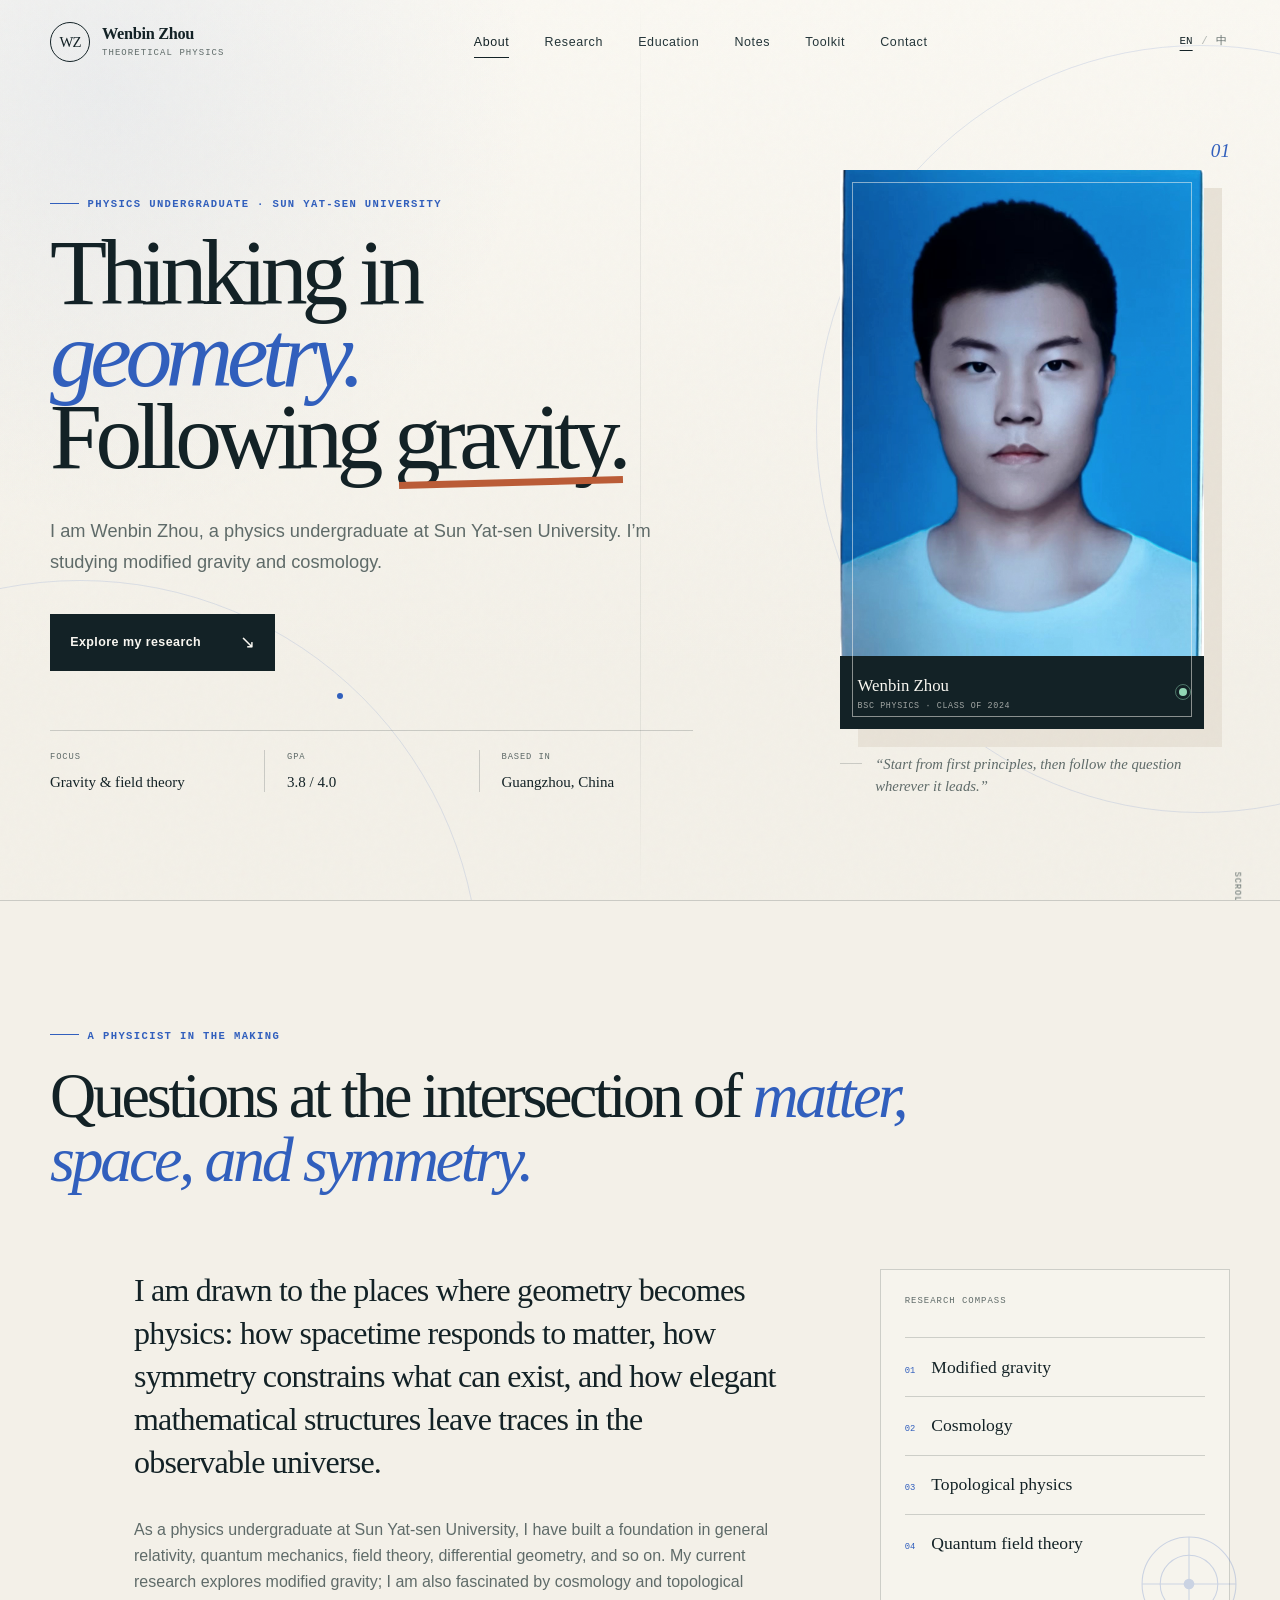
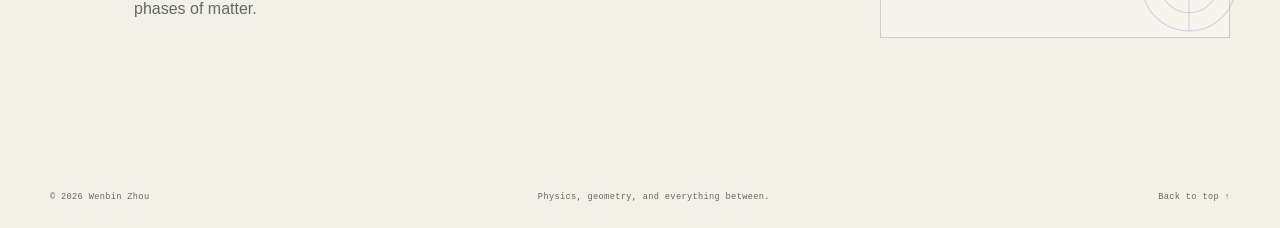
<file: index.html>
<!doctype html>
<html lang="en">
  <head>
    <meta charset="utf-8" />
    <meta name="viewport" content="width=device-width, initial-scale=1" />
    <title>Wenbin Zhou | Theoretical Physics</title>
    <meta
      name="description"
      content="Wenbin Zhou is a physics undergraduate at Sun Yat-sen University working on gravity, cosmology, topological physics, and quantum field theory."
    />
    <meta name="author" content="Wenbin Zhou" />
    <meta name="theme-color" content="#f3f0e8" />
    <meta name="site-version" content="20261117-gr-formalism-1" />
    <meta name="robots" content="index, follow" />
    <link rel="canonical" href="https://wbzhouphysics.com/" />
    <link rel="alternate" hreflang="en" href="https://wbzhouphysics.com/" />
    <link rel="alternate" hreflang="zh-CN" href="https://wbzhouphysics.com/?lang=zh" />
    <link rel="alternate" hreflang="x-default" href="https://wbzhouphysics.com/" />
    <link rel="icon" href="assets/favicon.svg" type="image/svg+xml" />
    <link rel="stylesheet" href="styles.css?v=20261117-gr-formalism-1" />

    <meta property="og:type" content="profile" />
    <meta property="og:title" content="Wenbin Zhou | Theoretical Physics" />
    <meta
      property="og:description"
      content="Physics undergraduate at Sun Yat-sen University exploring gravity, geometry, and the quantum world."
    />
    <meta property="og:url" content="https://wbzhouphysics.com/" />
    <meta property="og:image" content="https://wbzhouphysics.com/assets/wenbin-zhou.jpg" />
    <meta name="twitter:card" content="summary_large_image" />

    <script type="application/ld+json">
      {
        "@context": "https://schema.org",
        "@type": "Person",
        "name": "Wenbin Zhou",
        "alternateName": "周文斌",
        "url": "https://wbzhouphysics.com/",
        "image": "https://wbzhouphysics.com/assets/wenbin-zhou.jpg",
        "email": "mailto:zhouwb27@mail2.sysu.edu.cn",
        "jobTitle": "Physics Undergraduate",
        "affiliation": {
          "@type": "CollegeOrUniversity",
          "name": "Sun Yat-sen University",
          "department": "School of Physics"
        },
        "knowsAbout": [
          "Theoretical physics",
          "Modified gravity",
          "Cosmology",
          "Topological physics",
          "Quantum field theory"
        ]
      }
    </script>
  </head>

  <body>
    <a class="skip-link" href="#main" data-i18n="a11y.skip">Skip to content</a>

    <header class="site-header" id="site-header">
      <div class="nav-shell">
        <a class="brand" href="#about" aria-label="Wenbin Zhou — home" data-module-link="about">
          <span class="brand-mark" aria-hidden="true">WZ</span>
          <span class="brand-copy">
            <strong data-i18n="brand.name">Wenbin Zhou</strong>
            <span data-i18n="brand.field">Theoretical Physics</span>
          </span>
        </a>

        <nav class="primary-nav" id="primary-nav" aria-label="Primary navigation" data-i18n-aria-label="a11y.nav">
          <a href="#about" data-module-link="about" data-i18n="nav.about">About</a>
          <a href="#research" data-module-link="research" data-i18n="nav.research">Research</a>
          <a href="#education" data-module-link="education" data-i18n="nav.education">Education</a>
          <a href="#notes" data-module-link="notes" data-i18n="nav.notes">Notes</a>
          <a href="#skills" data-module-link="skills" data-i18n="nav.toolkit">Toolkit</a>
          <a href="#contact" data-module-link="contact" data-i18n="nav.contact">Contact</a>
        </nav>

        <div class="nav-actions">
          <div class="language-switch" role="group" aria-label="Language" data-i18n-aria-label="a11y.language">
            <button class="language-button is-active" type="button" data-language="en" aria-pressed="true">EN</button>
            <span class="language-divider" aria-hidden="true">/</span>
            <button class="language-button" type="button" data-language="zh" aria-pressed="false" lang="zh-CN">中</button>
          </div>

          <button
            class="nav-toggle"
            type="button"
            aria-controls="primary-nav"
            aria-expanded="false"
            aria-label="Open navigation"
            data-i18n-aria-label="a11y.menuOpen"
          >
            <span></span>
            <span></span>
          </button>
        </div>
      </div>
    </header>

    <main id="main">
      <section class="hero" id="top" aria-labelledby="hero-title" data-module-view="about">
        <div class="hero-orbit hero-orbit-one" aria-hidden="true"></div>
        <div class="hero-orbit hero-orbit-two" aria-hidden="true"></div>

        <div class="container hero-grid">
          <div class="hero-copy">
            <p class="eyebrow" data-i18n="hero.eyebrow">Physics undergraduate · Sun Yat-sen University</p>
            <h1 id="hero-title" data-i18n-html="hero.title">
              Thinking in <em>geometry.</em><br />
              Following <span>gravity.</span>
            </h1>
            <p class="hero-lead" data-i18n="hero.lead">
              I am Wenbin Zhou, a physics undergraduate at Sun Yat-sen University. I’m studying modified gravity
              and cosmology.
            </p>

            <div class="hero-actions">
              <a class="button button-primary" href="#research" data-module-link="research">
                <span data-i18n="hero.primary">Explore my research</span>
                <span class="button-arrow" aria-hidden="true">↘</span>
              </a>
            </div>

            <dl class="hero-facts" aria-label="Quick facts">
              <div>
                <dt data-i18n="hero.factFocusLabel">Focus</dt>
                <dd data-i18n="hero.factFocus">Gravity &amp; field theory</dd>
              </div>
              <div>
                <dt data-i18n="hero.factGpaLabel">GPA</dt>
                <dd>3.8 / 4.0</dd>
              </div>
              <div>
                <dt data-i18n="hero.factLocationLabel">Based in</dt>
                <dd data-i18n="hero.factLocation">Guangzhou, China</dd>
              </div>
            </dl>
          </div>

          <div class="portrait-scene" aria-label="Portrait of Wenbin Zhou">
            <div class="portrait-index" aria-hidden="true">01</div>
            <div class="portrait-frame">
              <img
                src="assets/wenbin-zhou.jpg"
                alt="Portrait of Wenbin Zhou"
                data-i18n-alt="hero.portraitAlt"
                width="1418"
                height="2000"
              />
              <div class="portrait-caption">
                <div>
                  <strong data-i18n="hero.cardName">Wenbin Zhou</strong>
                  <span data-i18n="hero.cardRole">BSc Physics · Class of 2024</span>
                </div>
                <span class="status-dot" title="Currently in Guangzhou" data-i18n-title="hero.cardStatus">
                  <span class="sr-only" data-i18n="hero.cardStatus">Currently in Guangzhou</span>
                </span>
              </div>
            </div>
            <p class="portrait-note" data-i18n="hero.portraitNote">
              “Start from first principles, then follow the question wherever it leads.”
            </p>
          </div>
        </div>

        <div class="scroll-cue" aria-hidden="true">
          <span data-i18n="hero.scroll">Scroll to explore</span>
          <span class="scroll-line"></span>
        </div>
      </section>

      <section class="section about" id="about" aria-labelledby="about-title" data-module-view="about">
        <div class="container">
          <div class="section-heading">
            <div>
              <p class="eyebrow" data-i18n="about.eyebrow">A physicist in the making</p>
              <h2 id="about-title" data-i18n-html="about.title">
                Questions at the intersection of <em>matter, space, and symmetry.</em>
              </h2>
            </div>
          </div>

          <div class="about-grid">
            <div class="about-prose">
              <p class="large-copy" data-i18n="about.lead">
                I am drawn to the places where geometry becomes physics: how spacetime responds to matter, how
                symmetry constrains what can exist, and how elegant mathematical structures leave traces in the
                observable universe.
              </p>
              <p data-i18n="about.body">
                As a physics undergraduate at Sun Yat-sen University, I have built a foundation in general
                relativity, quantum mechanics, field theory, differential geometry, and so on. My current research
                explores modified gravity; I am also fascinated by cosmology and topological phases of matter.
              </p>
            </div>

            <aside class="interest-panel" aria-labelledby="interests-title">
              <p class="panel-label" id="interests-title" data-i18n="about.interestsLabel">Research compass</p>
              <ol class="interest-list">
                <li>
                  <span>01</span>
                  <strong data-i18n="about.interest1">Modified gravity</strong>
                </li>
                <li>
                  <span>02</span>
                  <strong data-i18n="about.interest2">Cosmology</strong>
                </li>
                <li>
                  <span>03</span>
                  <strong data-i18n="about.interest3">Topological physics</strong>
                </li>
                <li>
                  <span>04</span>
                  <strong data-i18n="about.interest4">Quantum field theory</strong>
                </li>
              </ol>
              <div class="interest-mark" aria-hidden="true">
                <svg viewBox="0 0 120 120" role="presentation">
                  <circle cx="60" cy="60" r="44"></circle>
                  <circle cx="60" cy="60" r="27"></circle>
                  <path d="M60 16v88M16 60h88"></path>
                  <circle class="interest-mark-dot" cx="60" cy="60" r="5"></circle>
                </svg>
              </div>
            </aside>
          </div>
        </div>
      </section>

      <section
        class="section research"
        id="research"
        aria-labelledby="research-title"
        data-module-view="research"
        hidden
      >
        <div class="container">
          <div class="section-heading section-heading-light">
            <div>
              <p class="eyebrow" data-i18n="research.eyebrow">Current questions</p>
              <h2 id="research-title" data-i18n-html="research.title">
                Research, one derivation <em>at a time.</em>
              </h2>
            </div>
          </div>

          <div class="research-grid">
            <article class="research-feature">
              <div class="research-feature-copy">
                <div class="meta-row">
                  <span class="tag tag-current" data-i18n="research.status">Current research</span>
                  <span data-i18n="research.field">Gravity &amp; field theory</span>
                </div>
                <h3 data-i18n="research.projectTitle">Scalar–tensor theories without scalar degrees of freedom</h3>
                <p data-i18n="research.projectBody">
                  Under the supervision of Prof. Xian Gao, I am studying a class of non-minimally coupled modified
                  gravity theories, searching for solutions with no propagating scalar mode and examining their
                  cosmological and astrophysical implications.
                </p>
                <div class="project-meta">
                  <div>
                    <span data-i18n="research.advisorLabel">Advisor</span>
                    <strong data-i18n="research.advisor">Prof. Xian Gao</strong>
                  </div>
                  <div>
                    <span data-i18n="research.institutionLabel">Institution</span>
                    <strong data-i18n="research.institution">Sun Yat-sen University</strong>
                  </div>
                </div>
              </div>

              <div class="spacetime-visual" aria-hidden="true">
                <svg viewBox="0 0 520 520" role="presentation">
                  <defs>
                    <radialGradient id="field-glow" cx="50%" cy="50%" r="50%">
                      <stop offset="0%" stop-color="#8fb2ff" stop-opacity=".32"></stop>
                      <stop offset="100%" stop-color="#8fb2ff" stop-opacity="0"></stop>
                    </radialGradient>
                  </defs>
                  <circle cx="260" cy="260" r="230" fill="url(#field-glow)"></circle>
                  <g class="spacetime-lines">
                    <path d="M-10 140C120 140 145 190 260 190s140 50 270 50"></path>
                    <path d="M-10 185C120 185 150 235 260 235s140 50 270 50"></path>
                    <path d="M-10 230C120 230 155 280 260 280s140 50 270 50"></path>
                    <path d="M-10 275C120 275 160 325 260 325s140 50 270 50"></path>
                    <path d="M-10 320C120 320 165 370 260 370s140 50 270 50"></path>
                  </g>
                  <g class="spacetime-cross">
                    <path d="M210-10C210 120 195 145 195 260s15 140 15 270"></path>
                    <path d="M260-10c0 130 18 155 18 270s-18 140-18 270"></path>
                    <path d="M310-10c0 130-15 155-15 270s15 140 15 270"></path>
                  </g>
                  <circle class="spacetime-core" cx="260" cy="260" r="10"></circle>
                  <text x="38" y="472">gμν</text>
                </svg>
                <span class="diagram-label" data-i18n="research.diagramLabel">Geometry / dynamics</span>
              </div>
            </article>

            <article class="visit-card">
              <div class="visit-number" aria-hidden="true">2026</div>
              <div>
                <div class="meta-row">
                  <span class="tag tag-outline" data-i18n="research.exchangeTag">Academic exchange</span>
                  <span data-i18n="research.exchangeDate">Sep 26 — Oct 6, 2026</span>
                </div>
                <h3 data-i18n="research.exchangeTitle">Universitat de València</h3>
                <p data-i18n="research.exchangeBody">
                  An invited short-term visit to the Department of Theoretical Physics, exchanging ideas on
                  metric-affine gravity with the group of Prof. Gonzalo J. Olmo.
                </p>
                <p data-i18n="research.exchangeFollowup">
                  I later consolidated part of what I learned into a team-seminar report on the microscopic
                  structure of spacetime and modified gravity.
                </p>
                <a
                  class="visit-attachment"
                  href="assets/research/Metric-Affine-Team-Seminar.pdf"
                  target="_blank"
                  rel="noopener"
                  data-versioned-asset
                >
                  <span data-i18n="research.exchangeSlides">Team-seminar report</span>
                  <span><span data-i18n="research.exchangeSlidesMeta">45 slides</span> ↗</span>
                </a>
                <div class="visit-footer">
                  <span>València, Spain</span>
                  <span data-i18n="research.exchangeAdvisor">Host: Prof. Gonzalo J. Olmo</span>
                </div>
              </div>
            </article>
          </div>

        </div>
      </section>

      <section
        class="section education"
        id="education"
        aria-labelledby="education-title"
        data-module-view="education"
        hidden
      >
        <div class="container">
          <div class="education-grid">
            <div class="section-heading section-heading-stacked">
              <div>
                <p class="eyebrow" data-i18n="education.eyebrow">Foundations</p>
                <h2 id="education-title" data-i18n-html="education.title">
                  Learning how to ask <em>better questions.</em>
                </h2>
                <p class="section-intro" data-i18n="education.intro">
                  My training combines rigorous coursework with early exposure to open research questions and
                  international collaboration.
                </p>
              </div>
            </div>

            <div class="timeline">
              <article class="timeline-item">
                <p class="timeline-date" data-i18n="education.degreeDate">2024 — Present</p>
                <div>
                  <h3 data-i18n="education.degreeTitle">BSc in Physics</h3>
                  <p class="timeline-place" data-i18n="education.degreePlace">
                    Sun Yat-sen University · School of Physics
                  </p>
                  <p data-i18n="education.degreeBody">
                    Building a foundation in general relativity, quantum mechanics, electrodynamics, mathematical
                    methods of physics, and differential geometry.
                  </p>
                  <p class="timeline-highlight">
                    <span data-i18n="education.gpaLabel">GPA</span>
                    <strong>3.8 / 4.0</strong>
                  </p>
                </div>
              </article>

              <article class="timeline-item">
                <p class="timeline-date">2026.09 — 2026.10</p>
                <div>
                  <h3 data-i18n="education.visitTitle">Visiting researcher</h3>
                  <p class="timeline-place" data-i18n="education.visitPlace">
                    Universitat de València · Department of Theoretical Physics
                  </p>
                  <p data-i18n="education.visitBody">
                    Short-term international visit focused on metric-affine gravity and current problems in modified
                    gravity.
                  </p>
                </div>
              </article>

            </div>
          </div>

          <div class="coursework-block" aria-labelledby="coursework-title">
            <div class="coursework-heading">
              <div>
                <p class="eyebrow" data-i18n="coursework.eyebrow">Coursework</p>
                <h3 id="coursework-title" data-i18n="coursework.title">
                  Courses and laboratory reports.
                </h3>
              </div>
              <p data-i18n="coursework.intro">
                Selected papers, presentations, and experimental reports from physics courses.
              </p>
            </div>

            <div class="accordion-list" data-accordion-list="coursework">
              <details class="accordion">
                <summary class="accordion-summary">
                  <span class="accordion-index" aria-hidden="true">01</span>
                  <span class="accordion-title" data-i18n="coursework.course">
                    Selected Topics in Frontier Physics
                  </span>
                  <span class="accordion-chevron" aria-hidden="true">
                    <svg viewBox="0 0 24 24" width="18" height="18" focusable="false">
                      <path d="M9 18l6-6-6-6" fill="none" stroke="currentColor" stroke-width="1.5" />
                    </svg>
                  </span>
                  <span class="accordion-meta">
                    <span class="accordion-desc" data-i18n="coursework.type">Course paper</span>
                  </span>
                </summary>
                <div class="accordion-body">
                  <ol class="file-list">
                    <li>
                      <a
                        href="assets/coursework/Is-Neutrino-Dirac-or-Majorana-Particle.pdf"
                        target="_blank"
                        rel="noopener"
                        data-file-type="PDF"
                      >
                        <span>01</span>
                        <strong data-i18n="coursework.paperTitle">
                          Is Neutrino Dirac or Majorana Particle?
                        </strong>
                        <small>
                          <span data-i18n="coursework.meta">June 2026</span> · 9
                          <span data-i18n="coursework.pageUnit">pages</span>
                        </small>
                      </a>
                    </li>
                  </ol>
                </div>
              </details>

              <details class="accordion">
                <summary class="accordion-summary">
                  <span class="accordion-index" aria-hidden="true">02</span>
                  <span class="accordion-title" data-i18n="coursework.electrodynamicsCourse">
                    Seminar on Electrodynamics
                  </span>
                  <span class="accordion-chevron" aria-hidden="true">
                    <svg viewBox="0 0 24 24" width="18" height="18" focusable="false">
                      <path d="M9 18l6-6-6-6" fill="none" stroke="currentColor" stroke-width="1.5" />
                    </svg>
                  </span>
                  <span class="accordion-meta">
                    <span class="accordion-desc" data-i18n="coursework.electrodynamicsKind">Presentation &amp; final essay</span>
                  </span>
                </summary>
                <div class="accordion-body">
                  <ol class="file-list">
                    <li>
                      <a
                        href="assets/coursework/Seminar-on-Electrodynamics-Essay.pdf"
                        target="_blank"
                        rel="noopener"
                        data-file-type="PDF"
                      >
                        <span>01</span>
                        <strong data-i18n="coursework.electrodynamicsTitle">
                          Maxwell's Equations in Another Language: Wedge Products, Exterior Derivatives, and Hodge
                          Duality
                        </strong>
                        <small>
                          <span data-i18n="coursework.electrodynamicsEssayMeta">November 2026</span> · 5
                          <span data-i18n="coursework.pageUnit">pages</span> ·
                          <span data-i18n="coursework.electrodynamicsEssayCredit">Individual final essay</span>
                        </small>
                      </a>
                    </li>
                    <li>
                      <a
                        href="assets/coursework/Seminar-on-Electrodynamics.pdf"
                        target="_blank"
                        rel="noopener"
                        data-file-type="PDF"
                      >
                        <span>02</span>
                        <strong data-i18n="coursework.electrodynamicsTitle">
                          Maxwell's Equations in Another Language: Wedge Products, Exterior Derivatives, and Hodge
                          Duality
                        </strong>
                        <small>
                          <span data-i18n="coursework.electrodynamicsMeta">October 2026</span> · 40
                          <span data-i18n="coursework.slideUnit">slides</span> ·
                          <span data-i18n="coursework.electrodynamicsCredit">Presented with 洪子坤 and 张悦水</span>
                        </small>
                      </a>
                    </li>
                  </ol>
                </div>
              </details>

              <details class="accordion">
                <summary class="accordion-summary">
                  <span class="accordion-index" aria-hidden="true">03</span>
                  <span class="accordion-title" data-i18n="coursework.aplCourse">
                    Advanced Physics Laboratory I
                  </span>
                  <span class="accordion-chevron" aria-hidden="true">
                    <svg viewBox="0 0 24 24" width="18" height="18" focusable="false">
                      <path d="M9 18l6-6-6-6" fill="none" stroke="currentColor" stroke-width="1.5" />
                    </svg>
                  </span>
                  <span class="accordion-meta">
                    <span class="accordion-desc" data-i18n="coursework.laboratoryReports">Laboratory reports</span>
                  </span>
                </summary>
                <div class="accordion-body">
                  <ol class="file-list is-split">
                    <li>
                      <a
                        href="assets/coursework/experiments/Advanced-Physics-Laboratory-I/Electro-Optic-Modulation.pdf"
                        target="_blank"
                        rel="noopener"
                        data-file-type="PDF"
                      >
                        <span>01</span>
                        <strong data-i18n="coursework.apl1">
                          Electro-optic Modulation and Optical Communication
                        </strong>
                        <small>23 <span data-i18n="coursework.pageUnit">pages</span></small>
                      </a>
                    </li>
                    <li>
                      <a
                        href="assets/coursework/experiments/Advanced-Physics-Laboratory-I/Gamma-Ray-Spectroscopy.pdf"
                        target="_blank"
                        rel="noopener"
                        data-file-type="PDF"
                      >
                        <span>02</span>
                        <strong data-i18n="coursework.apl2">
                          Gamma-Ray Spectroscopy and Radionuclide Analysis
                        </strong>
                        <small>222 <span data-i18n="coursework.pageUnit">pages</span></small>
                      </a>
                    </li>
                    <li>
                      <a
                        href="assets/coursework/experiments/Advanced-Physics-Laboratory-I/Crystal-Optics.pdf"
                        target="_blank"
                        rel="noopener"
                        data-file-type="PDF"
                      >
                        <span>03</span>
                        <strong data-i18n="coursework.apl3">
                          Crystal Optics
                        </strong>
                        <small>26 <span data-i18n="coursework.pageUnit">pages</span></small>
                      </a>
                    </li>
                    <li>
                      <a
                        href="assets/coursework/experiments/Advanced-Physics-Laboratory-I/Gas-Discharge-and-Plasma.pdf"
                        target="_blank"
                        rel="noopener"
                        data-file-type="PDF"
                      >
                        <span>04</span>
                        <strong data-i18n="coursework.apl4">
                          Gas Discharge and Plasma Diagnostics
                        </strong>
                        <small>30 <span data-i18n="coursework.pageUnit">pages</span></small>
                      </a>
                    </li>
                    <li>
                      <a
                        href="assets/coursework/experiments/Advanced-Physics-Laboratory-I/Thermoluminescence-Dosimetry.pdf"
                        target="_blank"
                        rel="noopener"
                        data-file-type="PDF"
                      >
                        <span>05</span>
                        <strong data-i18n="coursework.apl5">
                          Thermoluminescence Radiation Dosimetry
                        </strong>
                        <small>306 <span data-i18n="coursework.pageUnit">pages</span></small>
                      </a>
                    </li>
                    <li>
                      <a
                        href="assets/coursework/experiments/Advanced-Physics-Laboratory-I/Acousto-Optic-Effect.pdf"
                        target="_blank"
                        rel="noopener"
                        data-file-type="PDF"
                      >
                        <span>06</span>
                        <strong data-i18n="coursework.apl6">
                          Acousto-optic Effect
                        </strong>
                        <small>26 <span data-i18n="coursework.pageUnit">pages</span></small>
                      </a>
                    </li>
                  </ol>
                </div>
              </details>

              <details class="accordion">
                <summary class="accordion-summary">
                  <span class="accordion-index" aria-hidden="true">04</span>
                  <span class="accordion-title" data-i18n="coursework.bdpeCourse">
                    Basic Designed Physics Experiment
                  </span>
                  <span class="accordion-chevron" aria-hidden="true">
                    <svg viewBox="0 0 24 24" width="18" height="18" focusable="false">
                      <path d="M9 18l6-6-6-6" fill="none" stroke="currentColor" stroke-width="1.5" />
                    </svg>
                  </span>
                  <span class="accordion-meta">
                    <span class="accordion-desc" data-i18n="coursework.laboratoryReports">Laboratory reports</span>
                  </span>
                </summary>
                <div class="accordion-body">
                  <ol class="file-list is-split">
                    <li>
                      <a
                        href="assets/coursework/experiments/Basic-Designed-Physics-Experiment/Thermal-Design-RX.pdf"
                        target="_blank"
                        rel="noopener"
                        data-file-type="PDF"
                      >
                        <span>01</span>
                        <strong data-i18n="coursework.bdpe4">
                          Thermal Design Experiment
                        </strong>
                        <small>BDPE · RX · 34 <span data-i18n="coursework.pageUnit">pages</span></small>
                      </a>
                    </li>
                    <li>
                      <a
                        href="assets/coursework/experiments/Basic-Designed-Physics-Experiment/Vibrational-Standing-Waves-LX.pdf"
                        target="_blank"
                        rel="noopener"
                        data-file-type="PDF"
                      >
                        <span>02</span>
                        <strong data-i18n="coursework.bdpe3">
                          One- and Two-Dimensional Vibrational Standing Waves
                        </strong>
                        <small>BDPE · LX · 23 <span data-i18n="coursework.pageUnit">pages</span></small>
                      </a>
                    </li>
                    <li>
                      <a
                        href="assets/coursework/experiments/Basic-Designed-Physics-Experiment/Chaotic-Circuit-DX.pdf"
                        target="_blank"
                        rel="noopener"
                        data-file-type="PDF"
                      >
                        <span>03</span>
                        <strong data-i18n="coursework.bdpe1">
                          Chaotic Circuit Experiment
                        </strong>
                        <small>BDPE · DX · 12 <span data-i18n="coursework.pageUnit">pages</span></small>
                      </a>
                    </li>
                    <li>
                      <a
                        href="assets/coursework/experiments/Basic-Designed-Physics-Experiment/Spatial-Light-Modulator-GX.pdf"
                        target="_blank"
                        rel="noopener"
                        data-file-type="PDF"
                      >
                        <span>04</span>
                        <strong data-i18n="coursework.bdpe2">
                          Spatial Spectrum, Filtering, and Digital Holography with a Spatial Light Modulator
                        </strong>
                        <small>BDPE · GX · 17 <span data-i18n="coursework.pageUnit">pages</span></small>
                      </a>
                    </li>
                  </ol>
                </div>
              </details>

              <details class="accordion">
                <summary class="accordion-summary">
                  <span class="accordion-index" aria-hidden="true">05</span>
                  <span class="accordion-title" data-i18n="coursework.bpeCourse">
                    Basic Physics Experiment
                  </span>
                  <span class="accordion-chevron" aria-hidden="true">
                    <svg viewBox="0 0 24 24" width="18" height="18" focusable="false">
                      <path d="M9 18l6-6-6-6" fill="none" stroke="currentColor" stroke-width="1.5" />
                    </svg>
                  </span>
                  <span class="accordion-meta">
                    <span class="accordion-desc" data-i18n="coursework.laboratoryReports">Laboratory reports</span>
                  </span>
                </summary>
                <div class="accordion-body">
                  <ol class="file-list is-split">
                    <li>
                      <a
                        href="assets/coursework/experiments/Basic-Physics-Experiment/D1-Lenses.pdf"
                        target="_blank"
                        rel="noopener"
                        data-file-type="PDF"
                      >
                        <span>01</span>
                        <strong data-i18n="coursework.bpe2">
                          Measurement of Basic Parameters of Lenses and Lens Systems
                        </strong>
                        <small>D1 · 16 <span data-i18n="coursework.pageUnit">pages</span></small>
                      </a>
                    </li>
                    <li>
                      <a
                        href="assets/coursework/experiments/Basic-Physics-Experiment/D4-Grating.pdf"
                        target="_blank"
                        rel="noopener"
                        data-file-type="PDF"
                      >
                        <span>02</span>
                        <strong data-i18n="coursework.bpe3">
                          Measurement of Grating Constant and Light Wavelength
                        </strong>
                        <small>D4 · 12 <span data-i18n="coursework.pageUnit">pages</span></small>
                      </a>
                    </li>
                    <li>
                      <a
                        href="assets/coursework/experiments/Basic-Physics-Experiment/E2-Millikan-Oil-Drop.pdf"
                        target="_blank"
                        rel="noopener"
                        data-file-type="PDF"
                      >
                        <span>03</span>
                        <strong data-i18n="coursework.bpe4">
                          Millikan Oil-Drop Experiment: Measuring the Elementary Charge
                        </strong>
                        <small>E2 · 14 <span data-i18n="coursework.pageUnit">pages</span></small>
                      </a>
                    </li>
                    <li>
                      <a
                        href="assets/coursework/experiments/Basic-Physics-Experiment/E4-Atomic-Emission-Spectroscopy.pdf"
                        target="_blank"
                        rel="noopener"
                        data-file-type="PDF"
                      >
                        <span>04</span>
                        <strong data-i18n="coursework.bpe5">
                          Atomic Emission Spectroscopy with a Fiber-Optic Spectrometer
                        </strong>
                        <small>E4 · 499 <span data-i18n="coursework.pageUnit">pages</span></small>
                      </a>
                    </li>
                    <li>
                      <a
                        href="assets/coursework/experiments/Basic-Physics-Experiment/G1-Temperature-Control.pdf"
                        target="_blank"
                        rel="noopener"
                        data-file-type="PDF"
                      >
                        <span>05</span>
                        <strong data-i18n="coursework.bpe6">
                          Design and Assembly of a Temperature Monitoring and Control Instrument
                        </strong>
                        <small>G1 · 8 <span data-i18n="coursework.pageUnit">pages</span></small>
                      </a>
                    </li>
                    <li>
                      <a
                        href="assets/coursework/experiments/Basic-Physics-Experiment/G2-LabVIEW.pdf"
                        target="_blank"
                        rel="noopener"
                        data-file-type="PDF"
                      >
                        <span>06</span>
                        <strong data-i18n="coursework.bpe7">
                          Virtual Instrumentation with LabVIEW
                        </strong>
                        <small>G2 · 18 <span data-i18n="coursework.pageUnit">pages</span></small>
                      </a>
                    </li>
                    <li>
                      <a
                        href="assets/coursework/experiments/Basic-Physics-Experiment/G4-RLC-and-Bridges.pdf"
                        target="_blank"
                        rel="noopener"
                        data-file-type="PDF"
                      >
                        <span>07</span>
                        <strong data-i18n="coursework.bpe8">
                          RLC Circuit and Bridge Simulations in Multisim
                        </strong>
                        <small>G4 · 17 <span data-i18n="coursework.pageUnit">pages</span></small>
                      </a>
                    </li>
                  </ol>
                </div>
              </details>

              <details class="accordion">
                <summary class="accordion-summary">
                  <span class="accordion-index" aria-hidden="true">06</span>
                  <span class="accordion-title" data-i18n="coursework.earthCourse">
                    Earth Evolution History
                  </span>
                  <span class="accordion-chevron" aria-hidden="true">
                    <svg viewBox="0 0 24 24" width="18" height="18" focusable="false">
                      <path d="M9 18l6-6-6-6" fill="none" stroke="currentColor" stroke-width="1.5" />
                    </svg>
                  </span>
                  <span class="accordion-meta">
                    <span class="accordion-desc" data-i18n="coursework.type">Course paper</span>
                  </span>
                </summary>
                <div class="accordion-body">
                  <ol class="file-list">
                    <li>
                      <a
                        href="assets/coursework/Earth-Evolution-History.pdf"
                        target="_blank"
                        rel="noopener"
                        data-file-type="PDF"
                      >
                        <span>01</span>
                        <strong data-i18n="coursework.earthTitle">
                          From Assembly to Breakup: A Geological Study of Pangaea's Evolution
                        </strong>
                        <small>
                          <span data-i18n="coursework.earthMeta">May 2026</span> · 5
                          <span data-i18n="coursework.pageUnit">pages</span>
                        </small>
                      </a>
                    </li>
                  </ol>
                </div>
              </details>
            </div>
          </div>
        </div>
      </section>

      <section
        class="section honors"
        id="honors"
        aria-labelledby="honors-title"
        data-module-view="education"
        hidden
      >
        <div class="container">
          <div class="honors-heading">
            <div>
              <p class="eyebrow" data-i18n="honors.eyebrow">Recognition</p>
              <h2 id="honors-title" data-i18n-html="honors.title">Milestones worth <em>pausing on.</em></h2>
            </div>
            <p data-i18n="honors.intro">
              Awards that reflect sustained curiosity, independent study, and the pleasure of working through hard
              problems.
            </p>
          </div>

          <div class="award-grid">
            <article class="award-card">
              <span class="award-year">2025</span>
              <span class="award-icon" aria-hidden="true">✦</span>
              <h3 data-i18n="honors.scholarshipTitle">First-Class Scholarship</h3>
              <p data-i18n="honors.scholarshipBody">Sun Yat-sen University</p>
            </article>

            <article class="award-card">
              <span class="award-year">2025</span>
              <span class="award-icon" aria-hidden="true">◇</span>
              <h3 data-i18n="honors.researchTitle">First Prize, SPS Academic Survey Competition</h3>
              <p data-i18n="honors.researchBody">
                Academic survey of the Altland–Zirnbauer tenfold classification of symmetry-protected topological
                phases
              </p>
            </article>

            <article class="award-card">
              <span class="award-year">2025</span>
              <span class="award-icon" aria-hidden="true">⌁</span>
              <h3 data-i18n="honors.modelingTitle">Merit Award, Mathematical Modeling</h3>
              <p data-i18n="honors.modelingBody">Guangdong Provincial Undergraduate Competition</p>
              <a
                class="award-attachment"
                href="assets/achievements/Epitaxial-Thickness-Model.pdf"
                target="_blank"
                rel="noopener"
                data-versioned-asset
              >
                <span data-i18n="honors.modelingAttachment">View modeling paper</span>
                <span aria-hidden="true">↗</span>
              </a>
            </article>

            <article class="award-card">
              <span class="award-year">2022</span>
              <span class="award-icon" aria-hidden="true">△</span>
              <h3 data-i18n="honors.olympiadTitle">First Prize, 39th Chinese Physics Olympiad</h3>
              <p data-i18n="honors.olympiadBody">National Physics Competition for Secondary School Students · Semifinal</p>
            </article>
          </div>
        </div>
      </section>

      <section
        class="section notes-module"
        id="notes"
        aria-labelledby="notes-title"
        data-module-view="notes"
        hidden
      >
        <div class="container">
          <div class="section-heading">
            <div>
              <p class="eyebrow" data-i18n="notes.eyebrow">Reading notes &amp; reflections</p>
              <h2 id="notes-title" data-i18n-html="notes.title">
                Notes on what I read, <em>think, and learn.</em>
              </h2>
            </div>
          </div>

          <div class="accordion-list" data-accordion-list="notes">
            <details class="accordion" data-notes-module="general-relativity">
              <summary class="accordion-summary">
                <span class="accordion-index" aria-hidden="true">01</span>
                <span class="accordion-title" data-i18n="notes.grCourseTitle">General Relativity</span>
                <span class="accordion-chevron" aria-hidden="true">
                  <svg viewBox="0 0 24 24" width="18" height="18" focusable="false">
                    <path d="M9 18l6-6-6-6" fill="none" stroke="currentColor" stroke-width="1.5" />
                  </svg>
                </span>
                <span class="accordion-meta">
                  <span class="accordion-desc" data-i18n="notes.grCourseBody">
                    Some notes about GR.
                  </span>
                </span>
              </summary>
              <div class="accordion-body">
                <details class="accordion-submodule" data-notes-submodule="gr-formalism">
                  <summary class="accordion-submodule-summary">
                    <span class="accordion-submodule-index" aria-hidden="true">01</span>
                    <span class="accordion-submodule-title" data-i18n="notes.grFormalismTitle">3+1 Formalism</span>
                    <span class="accordion-chevron" aria-hidden="true">
                      <svg viewBox="0 0 24 24" width="16" height="16" focusable="false">
                        <path d="M9 18l6-6-6-6" fill="none" stroke="currentColor" stroke-width="1.5" />
                      </svg>
                    </span>
                  </summary>
                  <div class="accordion-submodule-body">
                    <ol class="file-list">
                      <li>
                        <a
                          href="assets/notes/gr/formalism/3plus1-Formalism-in-GR.pdf"
                          target="_blank"
                          rel="noopener"
                          data-file-type="PDF"
                        >
                          <span>01</span>
                          <strong data-i18n="notes.grFormalismOverviewTitle">3+1 Formalism in GR</strong>
                          <small data-i18n="notes.grFormalismOverviewMeta">20 pages · Complete course notes</small>
                        </a>
                      </li>
                      <li>
                        <a
                          href="assets/notes/gr/formalism/Geometry-of-Hypersurfaces.pdf"
                          target="_blank"
                          rel="noopener"
                          data-file-type="PDF"
                        >
                          <span>02</span>
                          <strong data-i18n="notes.grHypersurfacesTitle">Geometry of Hypersurfaces</strong>
                          <small data-i18n="notes.grHypersurfacesMeta">15 pages · Gourgoulhon 2012, Chapter 3</small>
                        </a>
                      </li>
                      <li>
                        <a
                          href="assets/notes/gr/formalism/Geometry-of-Foliations.pdf"
                          target="_blank"
                          rel="noopener"
                          data-file-type="PDF"
                        >
                          <span>03</span>
                          <strong data-i18n="notes.grFoliationsTitle">Geometry of Foliations</strong>
                          <small data-i18n="notes.grFoliationsMeta">10 pages · Gourgoulhon 2012, Chapter 4</small>
                        </a>
                      </li>
                      <li>
                        <a
                          href="assets/notes/gr/formalism/3plus1-Decomposition-of-the-Einstein-Equation.pdf"
                          target="_blank"
                          rel="noopener"
                          data-file-type="PDF"
                        >
                          <span>04</span>
                          <strong data-i18n="notes.grEinsteinDecompTitle">
                            3+1 Decomposition of the Einstein Equation
                          </strong>
                          <small data-i18n="notes.grEinsteinDecompMeta">14 pages · Gourgoulhon 2012, Chapter 5</small>
                        </a>
                      </li>
                      <li>
                        <a
                          href="assets/notes/gr/formalism/Hypersurfaces-and-Canonical-Formalism.pdf"
                          target="_blank"
                          rel="noopener"
                          data-file-type="PDF"
                        >
                          <span>05</span>
                          <strong data-i18n="notes.grPoissonTitle">Hypersurfaces and Canonical Formalism</strong>
                          <small data-i18n="notes.grPoissonMeta">19 pages · Poisson 2009, Chapters 3–4</small>
                        </a>
                      </li>
                    </ol>
                  </div>
                </details>

                <ol class="file-list">
                  <li>
                    <a
                      href="assets/notes/gr/Tensor-Multilinear-Maps-and-Geometric-Entities.pdf"
                      target="_blank"
                      rel="noopener"
                      data-file-type="PDF"
                    >
                      <span>01</span>
                      <strong data-i18n="notes.grTensorTitle">
                        Tensors: Multilinear Maps and Geometric Entities
                      </strong>
                      <small data-i18n="notes.grTensorMeta">
                        12 pages · 张量：多重线性映射与几何实体
                      </small>
                    </a>
                  </li>
                </ol>
              </div>
            </details>

            <details class="accordion" data-notes-module="sps-materials">
              <summary class="accordion-summary">
                <span class="accordion-index" aria-hidden="true">02</span>
                <span class="accordion-title" data-i18n="notes.spsCourseTitle">SPS Materials</span>
                <span class="accordion-chevron" aria-hidden="true">
                  <svg viewBox="0 0 24 24" width="18" height="18" focusable="false">
                    <path d="M9 18l6-6-6-6" fill="none" stroke="currentColor" stroke-width="1.5" />
                  </svg>
                </span>
                <span class="accordion-meta">
                  <span class="accordion-desc" data-i18n="notes.spsCourseBody">
                    Talks, reading materials, and outreach presentations created for the Sun Yat-sen University
                    Society of Physics Students.
                  </span>
                </span>
              </summary>
              <div class="accordion-body">
                <details class="accordion-submodule" data-notes-submodule="sps-interview">
                  <summary class="accordion-submodule-summary">
                    <span class="accordion-submodule-index" aria-hidden="true">01</span>
                    <span class="accordion-submodule-title" data-i18n="notes.spsInterviewTitle">Interview</span>
                    <span class="accordion-chevron" aria-hidden="true">
                      <svg viewBox="0 0 24 24" width="16" height="16" focusable="false">
                        <path d="M9 18l6-6-6-6" fill="none" stroke="currentColor" stroke-width="1.5" />
                      </svg>
                    </span>
                  </summary>
                  <div class="accordion-submodule-body">
                    <ol class="file-list">
                      <li>
                        <a
                          href="assets/notes/sps/SPS-Black-Hole-Interview.pdf"
                          target="_blank"
                          rel="noopener"
                          data-file-type="PDF"
                        >
                          <span>01</span>
                          <strong data-i18n="notes.spsChapter1">
                            Black Holes: From Schwarzschild to Kerr–Newman
                          </strong>
                          <small data-i18n="notes.spsChapter1Meta">
                            7 pages · 黑洞：从 Schwarzschild 黑洞到 Kerr–Newman 黑洞
                          </small>
                        </a>
                      </li>
                      <li>
                        <a
                          href="assets/notes/sps/SPS-Gravity-Action-Interview.pdf"
                          target="_blank"
                          rel="noopener"
                          data-file-type="PDF"
                        >
                          <span>02</span>
                          <strong data-i18n="notes.spsChapter2">
                            Gravity from Action: From the Einstein Equation to Scalar–Tensor Theory
                          </strong>
                          <small data-i18n="notes.spsChapter2Meta">
                            8 pages · 引力（挑战！）：从引力作用量到标量–张量理论
                          </small>
                        </a>
                      </li>
                    </ol>
                  </div>
                </details>

                <ol class="file-list">
                  <li>
                    <a
                      href="assets/notes/sps/SPS-Modified-Gravity-Intro.pdf"
                      target="_blank"
                      rel="noopener"
                      data-file-type="PDF"
                    >
                      <span>01</span>
                      <strong data-i18n="notes.spsTalk1">Modified Gravity: An Introduction</strong>
                      <small data-i18n="notes.spsTalk1Meta">
                        19 slides · SPS outreach talk · 修改引力简介
                      </small>
                    </a>
                  </li>
                </ol>
              </div>
            </details>

            <details class="accordion" data-notes-module="thermodynamics">
              <summary class="accordion-summary">
                <span class="accordion-index" aria-hidden="true">03</span>
                <span class="accordion-title" data-i18n="notes.courseTitle">
                  Thermodynamics and Statistical Physics
                </span>
                <span class="accordion-chevron" aria-hidden="true">
                  <svg viewBox="0 0 24 24" width="18" height="18" focusable="false">
                    <path d="M9 18l6-6-6-6" fill="none" stroke="currentColor" stroke-width="1.5" />
                  </svg>
                </span>
                <span class="accordion-meta">
                  <span class="accordion-desc" data-i18n="notes.courseBody">
                    Chapter-by-chapter study notes based on Wang Zhicheng's Thermodynamics and Statistical Physics,
                    sixth edition.
                  </span>
                </span>
              </summary>
              <div class="accordion-body">
                <ol class="file-list is-split">
                  <li>
                    <a href="assets/notes/thermodynamics/chapter-01.pdf" target="_blank" rel="noopener" data-file-type="PDF">
                      <span>01</span>
                      <strong data-i18n="notes.chapter1">Basic Laws of Thermodynamics</strong>
                      <small data-i18n="notes.chapter1Zh">热力学的基本规律</small>
                    </a>
                  </li>
                  <li>
                    <a href="assets/notes/thermodynamics/chapter-02.pdf" target="_blank" rel="noopener" data-file-type="PDF">
                      <span>02</span>
                      <strong data-i18n="notes.chapter2">Thermodynamic Properties of Homogeneous Matter</strong>
                      <small data-i18n="notes.chapter2Zh">均匀物质的热力学性质</small>
                    </a>
                  </li>
                  <li>
                    <a href="assets/notes/thermodynamics/chapter-03.pdf" target="_blank" rel="noopener" data-file-type="PDF">
                      <span>03</span>
                      <strong data-i18n="notes.chapter3">Phase Transitions in Single-Component Systems</strong>
                      <small data-i18n="notes.chapter3Zh">单元系的相变</small>
                    </a>
                  </li>
                  <li>
                    <a href="assets/notes/thermodynamics/chapter-04.pdf" target="_blank" rel="noopener" data-file-type="PDF">
                      <span>04</span>
                      <strong data-i18n="notes.chapter4">Multiphase and Chemical Equilibrium</strong>
                      <small data-i18n="notes.chapter4Zh">多元系的复相平衡和化学平衡 · 热力学第三定律</small>
                    </a>
                  </li>
                  <li>
                    <a href="assets/notes/thermodynamics/chapter-05.pdf" target="_blank" rel="noopener" data-file-type="PDF">
                      <span>05</span>
                      <strong data-i18n="notes.chapter5">Introduction to Irreversible Thermodynamics</strong>
                      <small data-i18n="notes.chapter5Zh">不可逆过程热力学简介</small>
                    </a>
                  </li>
                  <li>
                    <a href="assets/notes/thermodynamics/chapter-06.pdf" target="_blank" rel="noopener" data-file-type="PDF">
                      <span>06</span>
                      <strong data-i18n="notes.chapter6">Most Probable Distribution of Nearly Independent Particles</strong>
                      <small data-i18n="notes.chapter6Zh">近独立粒子的最概然分布</small>
                    </a>
                  </li>
                  <li>
                    <a href="assets/notes/thermodynamics/chapter-07.pdf" target="_blank" rel="noopener" data-file-type="PDF">
                      <span>07</span>
                      <strong data-i18n="notes.chapter7">Boltzmann Statistics</strong>
                      <small data-i18n="notes.chapter7Zh">玻耳兹曼统计</small>
                    </a>
                  </li>
                  <li>
                    <a href="assets/notes/thermodynamics/chapter-08.pdf" target="_blank" rel="noopener" data-file-type="PDF">
                      <span>08</span>
                      <strong data-i18n="notes.chapter8">Bose and Fermi Statistics</strong>
                      <small data-i18n="notes.chapter8Zh">玻色统计和费米统计</small>
                    </a>
                  </li>
                  <li>
                    <a href="assets/notes/thermodynamics/chapter-09.pdf" target="_blank" rel="noopener" data-file-type="PDF">
                      <span>09</span>
                      <strong data-i18n="notes.chapter9">Ensemble Theory</strong>
                      <small data-i18n="notes.chapter9Zh">系综理论</small>
                    </a>
                  </li>
                  <li>
                    <a href="assets/notes/thermodynamics/chapter-10.pdf" target="_blank" rel="noopener" data-file-type="PDF">
                      <span>10</span>
                      <strong data-i18n="notes.chapter10">Fluctuation Theory</strong>
                      <small data-i18n="notes.chapter10Zh">涨落理论</small>
                    </a>
                  </li>
                  <li>
                    <a href="assets/notes/thermodynamics/chapter-11.pdf" target="_blank" rel="noopener" data-file-type="PDF">
                      <span>11</span>
                      <strong data-i18n="notes.chapter11">Introduction to Nonequilibrium Statistical Theory</strong>
                      <small data-i18n="notes.chapter11Zh">非平衡态统计理论初步</small>
                    </a>
                  </li>
                </ol>
              </div>
            </details>
          </div>
        </div>
      </section>

      <section
        class="section toolkit"
        id="skills"
        aria-labelledby="toolkit-title"
        data-module-view="skills"
        hidden
      >
        <div class="container">
          <div class="toolkit-header">
            <div>
              <p class="eyebrow" data-i18n="toolkit.eyebrow">Ways of working</p>
              <h2 id="toolkit-title" data-i18n-html="toolkit.title">
                A toolkit for turning ideas into <em>calculations.</em>
              </h2>
            </div>
            <p data-i18n="toolkit.intro">
              I enjoy moving between intuition, formal derivation, and computation—using each to sharpen the others.
            </p>
          </div>

          <div class="toolkit-grid">
            <article class="tool-card">
              <span class="tool-number">01</span>
              <h3 data-i18n="toolkit.theoryTitle">Theoretical physics</h3>
              <ul>
                <li data-i18n="toolkit.theory1">Quantum mechanics</li>
                <li data-i18n="toolkit.theory2">General relativity</li>
                <li data-i18n="toolkit.theory3">Topological physics</li>
                <li data-i18n="toolkit.theory4">Foundations of field theory</li>
              </ul>
            </article>

            <article class="tool-card">
              <span class="tool-number">02</span>
              <h3 data-i18n="toolkit.mathTitle">Mathematical toolkit</h3>
              <ul>
                <li data-i18n="toolkit.math1">Differential geometry</li>
                <li data-i18n="toolkit.math2">Partial differential equations</li>
                <li data-i18n="toolkit.math3">Group theory / Lie theory</li>
              </ul>
            </article>

            <article class="tool-card">
              <span class="tool-number">03</span>
              <h3 data-i18n="toolkit.computingTitle">Programming languages</h3>
              <ul>
                <li>LaTeX</li>
                <li>Markdown</li>
                <li>Mathematica</li>
                <li>MATLAB</li>
                <li>Python</li>
              </ul>
            </article>

            <article class="tool-card">
              <span class="tool-number">04</span>
              <h3 data-i18n="toolkit.writingTitle">Languages</h3>
              <ul>
                <li data-i18n="toolkit.writing3">Chinese · Native</li>
                <li data-i18n="toolkit.writing4">English · CET-6</li>
              </ul>
            </article>
          </div>

          <div class="beyond-grid">
            <div class="beyond-copy">
              <p class="eyebrow" data-i18n="beyond.eyebrow">Beyond the desk</p>
              <h2 data-i18n="beyond.title">Physics is one way I make sense of the world.</h2>
              <p data-i18n="beyond.body">
                Beyond coursework, I love sports—especially basketball and swimming. I also enjoy logical reasoning
                in everyday life and read a great deal of detective fiction. I have explored a little philosophy and
                find existentialism, with its emphasis on choice and creating meaning, particularly compelling.
              </p>
            </div>
            <ul class="beyond-tags" aria-label="Personal interests">
              <li data-i18n="beyond.basketball">Basketball</li>
              <li data-i18n="beyond.swimming">Swimming</li>
              <li data-i18n="beyond.books">Detective fiction</li>
              <li data-i18n="beyond.games">Video games</li>
              <li data-i18n="beyond.philosophy">Existentialism</li>
            </ul>
          </div>
        </div>
      </section>

      <section
        class="section contact"
        id="contact"
        aria-labelledby="contact-title"
        data-module-view="contact"
        hidden
      >
        <div class="container">
          <div class="contact-card">
            <div class="contact-symbol" aria-hidden="true">
              <span>W</span>
              <span>Z</span>
            </div>
            <div class="contact-copy">
              <p class="eyebrow" data-i18n="contact.eyebrow">Get in touch</p>
              <h2 id="contact-title" data-i18n-html="contact.title">
                A good question is the beginning of a <em>conversation.</em>
              </h2>
              <p data-i18n="contact.body">
                If you are working on gravity, cosmology, or simply want to exchange ideas, I would be glad to hear
                from you.
              </p>
              <a class="button button-light" href="mailto:zhouwb27@mail2.sysu.edu.cn">
                <span>zhouwb27@mail2.sysu.edu.cn</span>
                <span class="button-arrow" aria-hidden="true">↗</span>
              </a>
            </div>
          </div>
        </div>
      </section>
    </main>

    <footer class="site-footer">
      <div class="container footer-inner">
        <p>© <span id="year">2026</span> Wenbin Zhou</p>
        <p data-i18n="footer.note">Physics, geometry, and everything between.</p>
        <a href="#top" id="back-to-top" data-i18n="footer.back">Back to top ↑</a>
      </div>
    </footer>

    <script src="script.js?v=20261117-gr-formalism-1"></script>
  </body>
</html>
</file>
<file: styles.css>
:root {
  --paper: #f3f0e8;
  --paper-deep: #e8e2d7;
  --paper-light: #faf8f2;
  --ink: #132226;
  --ink-soft: #243539;
  --muted: #5f6b69;
  --line: rgba(19, 34, 38, 0.18);
  --line-light: rgba(250, 248, 242, 0.2);
  --blue: #315fbd;
  --blue-bright: #7ea1ff;
  --blue-dark: #142647;
  --rust: #bb5c37;
  --serif: "Iowan Old Style", "Palatino Linotype", "Book Antiqua", Palatino, Georgia, "Songti SC", serif;
  --sans: "Aptos", "Segoe UI", "PingFang SC", "Microsoft YaHei", sans-serif;
  --mono: "Cascadia Mono", "SFMono-Regular", Consolas, monospace;
  --container: 1180px;
  --radius: 2px;
  --ease: cubic-bezier(0.22, 1, 0.36, 1);
}

* {
  box-sizing: border-box;
}

html {
  scroll-behavior: smooth;
}

body {
  margin: 0;
  background:
    radial-gradient(circle at 8% 5%, rgba(49, 95, 189, 0.07), transparent 27rem),
    linear-gradient(180deg, var(--paper-light) 0, var(--paper) 42rem, var(--paper) 100%);
  color: var(--ink);
  font-family: var(--sans);
  font-size: 16px;
  line-height: 1.65;
  -webkit-font-smoothing: antialiased;
  text-rendering: optimizeLegibility;
}

body::before {
  position: fixed;
  z-index: 20;
  inset: 0;
  pointer-events: none;
  content: "";
  opacity: 0.17;
  background-image: url("data:image/svg+xml,%3Csvg viewBox='0 0 180 180' xmlns='http://www.w3.org/2000/svg'%3E%3Cfilter id='n'%3E%3CfeTurbulence type='fractalNoise' baseFrequency='.8' numOctaves='4' stitchTiles='stitch'/%3E%3C/filter%3E%3Crect width='100%25' height='100%25' filter='url(%23n)' opacity='.13'/%3E%3C/svg%3E");
  mix-blend-mode: multiply;
}

::selection {
  background: var(--blue);
  color: var(--paper-light);
}

img {
  display: block;
  max-width: 100%;
}

a {
  color: inherit;
  text-decoration: none;
}

button,
a {
  -webkit-tap-highlight-color: transparent;
}

button {
  color: inherit;
  font: inherit;
}

:focus-visible {
  outline: 2px solid var(--blue);
  outline-offset: 4px;
}

.sr-only {
  position: absolute;
  width: 1px;
  height: 1px;
  padding: 0;
  margin: -1px;
  overflow: hidden;
  clip: rect(0, 0, 0, 0);
  white-space: nowrap;
  border: 0;
}

.skip-link {
  position: fixed;
  z-index: 100;
  top: 1rem;
  left: 1rem;
  padding: 0.75rem 1rem;
  background: var(--ink);
  color: var(--paper);
  transform: translateY(-150%);
  transition: transform 180ms ease;
}

.skip-link:focus {
  transform: translateY(0);
}

.container {
  width: min(calc(100% - 3rem), var(--container));
  margin-inline: auto;
}

.site-header {
  position: fixed;
  z-index: 50;
  top: 0;
  right: 0;
  left: 0;
  border-bottom: 1px solid transparent;
  transition:
    background-color 250ms ease,
    border-color 250ms ease,
    backdrop-filter 250ms ease;
}

.site-header.is-scrolled {
  border-bottom-color: var(--line);
  background: rgba(250, 248, 242, 0.88);
  backdrop-filter: blur(18px);
}

.site-header.on-dark {
  border-bottom-color: var(--line-light);
  background: rgba(19, 34, 38, 0.92);
  color: var(--paper-light);
  backdrop-filter: blur(18px);
}

.site-header.on-dark .brand-mark,
.site-header.on-dark .nav-toggle {
  border-color: rgba(250, 248, 242, 0.45);
  color: var(--paper-light);
}

.site-header.on-dark .brand-copy strong,
.site-header.on-dark .language-button.is-active {
  color: var(--paper-light);
}

.site-header.on-dark .brand-copy span,
.site-header.on-dark .primary-nav a,
.site-header.on-dark .language-switch,
.site-header.on-dark .language-button {
  color: rgba(250, 248, 242, 0.62);
}

.site-header.on-dark .primary-nav a::after {
  background: var(--paper-light);
}

.site-header.on-dark .primary-nav a.is-active {
  color: var(--paper-light);
}

.site-header.on-dark .nav-toggle span {
  background: var(--paper-light);
}

.nav-shell {
  display: flex;
  align-items: center;
  justify-content: space-between;
  width: min(calc(100% - 3rem), var(--container));
  height: 5.25rem;
  margin-inline: auto;
}

.brand {
  display: inline-flex;
  align-items: center;
  gap: 0.75rem;
}

.brand-mark {
  display: grid;
  width: 2.5rem;
  height: 2.5rem;
  place-items: center;
  border: 1px solid var(--ink);
  border-radius: 50%;
  font-family: var(--serif);
  font-size: 0.92rem;
  letter-spacing: -0.06em;
}

.brand-copy {
  display: flex;
  flex-direction: column;
  line-height: 1.15;
}

.brand-copy strong {
  font-family: var(--serif);
  font-size: 1.02rem;
  font-weight: 600;
  letter-spacing: -0.02em;
}

.brand-copy span {
  margin-top: 0.25rem;
  color: var(--muted);
  font-family: var(--mono);
  font-size: 0.56rem;
  letter-spacing: 0.12em;
  text-transform: uppercase;
}

.primary-nav {
  display: flex;
  align-items: center;
  gap: 2.2rem;
}

.primary-nav a {
  position: relative;
  padding: 0.35rem 0;
  color: var(--ink-soft);
  font-size: 0.78rem;
  letter-spacing: 0.05em;
}

.primary-nav a::after {
  position: absolute;
  right: 0;
  bottom: 0;
  left: 0;
  height: 1px;
  background: var(--ink);
  content: "";
  transform: scaleX(0);
  transform-origin: right;
  transition: transform 250ms var(--ease);
}

.primary-nav a:hover::after,
.primary-nav a:focus-visible::after,
.primary-nav a.is-active::after {
  transform: scaleX(1);
  transform-origin: left;
}

.primary-nav a.is-active {
  color: var(--ink);
}

[data-module-view][hidden] {
  display: none !important;
}

[data-module-view].is-module-active {
  animation: module-enter 420ms var(--ease) both;
}

.nav-actions {
  display: flex;
  align-items: center;
  gap: 1rem;
}

.language-switch {
  display: flex;
  align-items: center;
  gap: 0.35rem;
  color: var(--muted);
  font-family: var(--mono);
  font-size: 0.68rem;
}

.language-button {
  padding: 0.35rem 0.18rem;
  border: 0;
  background: transparent;
  color: var(--muted);
  cursor: pointer;
  transition: color 160ms ease;
}

.language-button:hover,
.language-button.is-active {
  color: var(--ink);
}

.language-button.is-active {
  text-decoration: underline;
  text-underline-offset: 0.35rem;
}

.language-divider {
  opacity: 0.45;
}

.nav-toggle {
  display: none;
  width: 2.6rem;
  height: 2.6rem;
  padding: 0.75rem 0.55rem;
  border: 1px solid var(--line);
  background: transparent;
  cursor: pointer;
}

.nav-toggle span {
  display: block;
  width: 100%;
  height: 1px;
  margin: 0.3rem 0;
  background: var(--ink);
  transition: transform 220ms ease;
}

.hero {
  position: relative;
  display: flex;
  min-height: 100svh;
  padding: 9.6rem 0 4rem;
  align-items: center;
  overflow: hidden;
}

.hero::before {
  position: absolute;
  top: 0;
  left: 50%;
  width: 1px;
  height: 100%;
  background: linear-gradient(transparent, var(--line) 20%, var(--line) 80%, transparent);
  content: "";
  opacity: 0.4;
}

.hero-orbit {
  position: absolute;
  z-index: -1;
  border: 1px solid rgba(49, 95, 189, 0.13);
  border-radius: 50%;
}

.hero-orbit::after {
  position: absolute;
  width: 6px;
  height: 6px;
  border-radius: 50%;
  background: var(--blue);
  content: "";
}

.hero-orbit-one {
  top: 5%;
  right: -19rem;
  width: 48rem;
  height: 48rem;
}

.hero-orbit-one::after {
  top: 23%;
  left: 7%;
}

.hero-orbit-two {
  bottom: -30rem;
  left: -20rem;
  width: 50rem;
  height: 50rem;
}

.hero-orbit-two::after {
  top: 14%;
  right: 17%;
}

.hero-grid {
  display: grid;
  grid-template-columns: minmax(0, 1.18fr) minmax(20rem, 0.82fr);
  gap: clamp(3rem, 7vw, 7.5rem);
  align-items: center;
}

.hero-copy {
  position: relative;
  z-index: 2;
  min-width: 0;
}

.eyebrow {
  margin: 0 0 1.25rem;
  color: var(--blue);
  font-family: var(--mono);
  font-size: 0.66rem;
  font-weight: 600;
  letter-spacing: 0.13em;
  line-height: 1.4;
  text-transform: uppercase;
}

.eyebrow::before {
  display: inline-block;
  width: 1.8rem;
  height: 1px;
  margin: 0 0.55rem 0.22rem 0;
  background: currentColor;
  content: "";
}

.hero h1 {
  max-width: 850px;
  margin: 0;
  font-family: var(--serif);
  font-size: clamp(4.2rem, 7.3vw, 7.5rem);
  font-weight: 400;
  letter-spacing: -0.068em;
  line-height: 0.88;
}

.hero h1 em {
  color: var(--blue);
  font-weight: 400;
}

.hero h1 span {
  position: relative;
  display: inline-block;
}

.hero h1 span::after {
  position: absolute;
  right: 0.03em;
  bottom: -0.08em;
  left: 0.05em;
  height: 0.07em;
  background: var(--rust);
  content: "";
  transform: rotate(-1.5deg);
}

.hero-lead {
  max-width: 610px;
  margin: 2.25rem 0 0;
  color: var(--muted);
  font-size: clamp(1rem, 1.5vw, 1.14rem);
  line-height: 1.75;
}

.hero-actions {
  display: flex;
  margin-top: 2.2rem;
  align-items: center;
  gap: 2rem;
}

.button {
  display: inline-flex;
  min-height: 3.6rem;
  padding: 0.4rem 1.2rem;
  align-items: center;
  justify-content: space-between;
  gap: 2.4rem;
  border: 1px solid var(--ink);
  font-size: 0.78rem;
  font-weight: 600;
  letter-spacing: 0.035em;
  transition:
    background-color 220ms ease,
    color 220ms ease,
    transform 220ms var(--ease);
}

.button:hover {
  transform: translateY(-3px);
}

.button-primary {
  background: var(--ink);
  color: var(--paper-light);
}

.button-primary:hover {
  background: var(--blue);
  border-color: var(--blue);
}

.button-arrow {
  font-size: 1.15rem;
  font-weight: 400;
}

.text-link,
.inline-link {
  display: inline-flex;
  padding-bottom: 0.25rem;
  align-items: center;
  gap: 0.75rem;
  border-bottom: 1px solid var(--ink);
  font-size: 0.78rem;
  font-weight: 600;
  transition:
    color 180ms ease,
    border-color 180ms ease;
}

.text-link:hover,
.inline-link:hover {
  border-color: var(--blue);
  color: var(--blue);
}

.hero-facts {
  display: grid;
  margin: 3.7rem 0 0;
  padding-top: 1.2rem;
  grid-template-columns: repeat(3, minmax(0, 1fr));
  border-top: 1px solid var(--line);
}

.hero-facts div {
  padding-right: 1rem;
}

.hero-facts div + div {
  padding-left: 1.35rem;
  border-left: 1px solid var(--line);
}

.hero-facts dt {
  color: var(--muted);
  font-family: var(--mono);
  font-size: 0.55rem;
  letter-spacing: 0.1em;
  text-transform: uppercase;
}

.hero-facts dd {
  margin: 0.45rem 0 0;
  font-family: var(--serif);
  font-size: 0.94rem;
  line-height: 1.35;
}

.portrait-scene {
  position: relative;
  width: 100%;
  max-width: 390px;
  margin-left: auto;
  padding: 0 1.6rem 1.4rem 0;
}

.portrait-index {
  position: absolute;
  z-index: 2;
  top: -2.2rem;
  right: 0;
  color: var(--blue);
  font-family: var(--serif);
  font-size: 1.2rem;
  font-style: italic;
}

.portrait-frame {
  position: relative;
  background: var(--paper-light);
  box-shadow: 18px 18px 0 var(--paper-deep);
}

.portrait-frame::before {
  position: absolute;
  z-index: 1;
  inset: 0.75rem;
  border: 1px solid rgba(250, 248, 242, 0.52);
  content: "";
  pointer-events: none;
}

.portrait-frame img {
  width: 100%;
  height: auto;
  aspect-ratio: 0.75;
  object-fit: cover;
  object-position: center 24%;
  filter: saturate(0.82) contrast(1.03);
}

.portrait-caption {
  display: flex;
  padding: 1rem 1.1rem;
  align-items: center;
  justify-content: space-between;
  background: var(--ink);
  color: var(--paper-light);
}

.portrait-caption div {
  display: flex;
  flex-direction: column;
}

.portrait-caption strong {
  font-family: var(--serif);
  font-size: 1.05rem;
  font-weight: 500;
}

.portrait-caption div span {
  color: rgba(250, 248, 242, 0.62);
  font-family: var(--mono);
  font-size: 0.52rem;
  letter-spacing: 0.08em;
  text-transform: uppercase;
}

.status-dot {
  position: relative;
  width: 8px;
  height: 8px;
  border-radius: 50%;
  background: #92d7b5;
}

.status-dot::after {
  position: absolute;
  inset: -4px;
  border: 1px solid rgba(146, 215, 181, 0.45);
  border-radius: inherit;
  content: "";
}

.portrait-note {
  position: relative;
  margin: 1.5rem 0 0 2.2rem;
  color: var(--muted);
  font-family: var(--serif);
  font-size: 0.92rem;
  font-style: italic;
  line-height: 1.5;
}

.portrait-note::before {
  position: absolute;
  top: 0.6rem;
  left: -2.2rem;
  width: 1.4rem;
  height: 1px;
  background: var(--line);
  content: "";
}

.scroll-cue {
  position: absolute;
  right: max(1.5rem, calc((100vw - var(--container)) / 2));
  bottom: 1.8rem;
  display: flex;
  align-items: center;
  gap: 1rem;
  color: var(--muted);
  font-family: var(--mono);
  font-size: 0.55rem;
  letter-spacing: 0.1em;
  text-transform: uppercase;
  transform: rotate(90deg) translateX(100%);
  transform-origin: right bottom;
}

.scroll-line {
  display: block;
  width: 3.5rem;
  height: 1px;
  background: var(--line);
}

.section {
  position: relative;
  padding: clamp(6rem, 10vw, 9.5rem) 0;
  scroll-margin-top: 5.25rem;
}

.section-heading {
  display: grid;
  margin-bottom: clamp(3rem, 6vw, 5.5rem);
  grid-template-columns: minmax(0, 1fr);
}

.section h2 {
  max-width: 920px;
  margin: 0;
  font-family: var(--serif);
  font-size: clamp(2.7rem, 5vw, 4.8rem);
  font-weight: 400;
  letter-spacing: -0.052em;
  line-height: 1;
}

.section h2 em {
  color: var(--blue);
  font-weight: 400;
}

.about {
  border-top: 1px solid var(--line);
}

.about-grid {
  display: grid;
  grid-template-columns: minmax(0, 1.35fr) minmax(18rem, 0.65fr);
  gap: clamp(3rem, 8vw, 8rem);
}

.about-prose {
  padding-left: 5.25rem;
}

.about-prose p {
  max-width: 690px;
  color: var(--muted);
}

.about-prose .large-copy {
  margin-top: 0;
  color: var(--ink);
  font-family: var(--serif);
  font-size: clamp(1.55rem, 2.5vw, 2.2rem);
  letter-spacing: -0.025em;
  line-height: 1.35;
}

.about-prose p + p {
  margin-top: 1.4rem;
}

.inline-link {
  margin-top: 2rem;
}

.interest-panel {
  position: relative;
  padding: 1.5rem;
  border: 1px solid var(--line);
  background: rgba(250, 248, 242, 0.52);
}

.panel-label {
  margin: 0 0 1.8rem;
  color: var(--muted);
  font-family: var(--mono);
  font-size: 0.56rem;
  letter-spacing: 0.11em;
  text-transform: uppercase;
}

.interest-list {
  position: relative;
  z-index: 1;
  margin: 0;
  padding: 0;
  list-style: none;
}

.interest-list li {
  display: flex;
  padding: 0.9rem 0;
  align-items: baseline;
  gap: 1rem;
  border-top: 1px solid var(--line);
}

.interest-list li span {
  color: var(--blue);
  font-family: var(--mono);
  font-size: 0.55rem;
}

.interest-list li strong {
  font-family: var(--serif);
  font-size: 1.1rem;
  font-weight: 500;
}

.interest-mark {
  position: absolute;
  right: -1.5rem;
  bottom: -1.2rem;
  width: 8rem;
  opacity: 0.22;
}

.interest-mark circle,
.interest-mark path {
  fill: none;
  stroke: var(--blue);
  stroke-width: 1;
}

.interest-mark .interest-mark-dot {
  fill: var(--blue);
  stroke: none;
}

.research {
  overflow: hidden;
  background:
    radial-gradient(circle at 83% 15%, rgba(126, 161, 255, 0.14), transparent 27rem),
    var(--ink);
  color: var(--paper-light);
}

.research::before {
  position: absolute;
  top: -28rem;
  right: -28rem;
  width: 58rem;
  height: 58rem;
  border: 1px solid rgba(250, 248, 242, 0.08);
  border-radius: 50%;
  content: "";
}

.section-heading-light .eyebrow {
  color: var(--blue-bright);
}

.section-heading-light h2 em {
  color: var(--blue-bright);
}

.research-grid {
  display: grid;
  grid-template-columns: minmax(0, 1.4fr) minmax(18rem, 0.6fr);
  gap: 1.25rem;
}

.research-feature {
  position: relative;
  display: grid;
  min-height: 34rem;
  grid-template-columns: minmax(0, 1.1fr) minmax(16rem, 0.9fr);
  border: 1px solid var(--line-light);
  background: rgba(250, 248, 242, 0.035);
  overflow: hidden;
}

.research-feature-copy {
  position: relative;
  z-index: 2;
  display: flex;
  padding: clamp(1.7rem, 4vw, 3.4rem);
  flex-direction: column;
}

.meta-row {
  display: flex;
  align-items: center;
  gap: 0.75rem;
  color: rgba(250, 248, 242, 0.58);
  font-family: var(--mono);
  font-size: 0.54rem;
  letter-spacing: 0.07em;
  text-transform: uppercase;
}

.tag {
  padding: 0.35rem 0.55rem;
  border: 1px solid rgba(126, 161, 255, 0.4);
  color: var(--blue-bright);
  line-height: 1;
}

.tag-current::before {
  display: inline-block;
  width: 5px;
  height: 5px;
  margin: 0 0.35rem 0.12rem 0;
  border-radius: 50%;
  background: currentColor;
  content: "";
}

.tag-outline {
  border-color: var(--line);
  color: var(--blue);
}

.research-feature h3 {
  max-width: 600px;
  margin: 2.5rem 0 1.2rem;
  font-family: var(--serif);
  font-size: clamp(2.1rem, 3.4vw, 3.5rem);
  font-weight: 400;
  letter-spacing: -0.045em;
  line-height: 1.05;
}

.research-feature-copy > p {
  max-width: 580px;
  margin: 0;
  color: rgba(250, 248, 242, 0.67);
  font-size: 0.92rem;
  line-height: 1.75;
}

.project-meta {
  display: grid;
  margin-top: auto;
  padding-top: 2rem;
  grid-template-columns: 1fr 1fr;
  gap: 1.5rem;
}

.project-meta div {
  display: flex;
  padding-top: 0.8rem;
  flex-direction: column;
  border-top: 1px solid var(--line-light);
}

.project-meta span {
  color: rgba(250, 248, 242, 0.43);
  font-family: var(--mono);
  font-size: 0.52rem;
  letter-spacing: 0.09em;
  text-transform: uppercase;
}

.project-meta strong {
  margin-top: 0.25rem;
  font-family: var(--serif);
  font-size: 0.95rem;
  font-weight: 400;
}

.spacetime-visual {
  position: relative;
  min-height: 100%;
  border-left: 1px solid var(--line-light);
  overflow: hidden;
}

.spacetime-visual svg {
  width: 100%;
  height: 100%;
  min-height: 34rem;
}

.spacetime-lines,
.spacetime-cross {
  fill: none;
  stroke: rgba(126, 161, 255, 0.38);
  stroke-width: 1;
}

.spacetime-cross {
  stroke: rgba(250, 248, 242, 0.13);
}

.spacetime-core {
  fill: var(--blue-bright);
  filter: drop-shadow(0 0 12px rgba(126, 161, 255, 0.9));
}

.spacetime-visual text {
  fill: rgba(250, 248, 242, 0.4);
  font-family: var(--serif);
  font-size: 18px;
  font-style: italic;
}

.diagram-label {
  position: absolute;
  right: 1rem;
  bottom: 1rem;
  color: rgba(250, 248, 242, 0.38);
  font-family: var(--mono);
  font-size: 0.5rem;
  letter-spacing: 0.1em;
  text-transform: uppercase;
  writing-mode: vertical-rl;
}

.visit-card {
  position: relative;
  display: flex;
  min-height: 34rem;
  padding: clamp(1.8rem, 3vw, 2.8rem);
  flex-direction: column;
  justify-content: space-between;
  background: var(--paper);
  color: var(--ink);
  overflow: hidden;
}

.visit-card::after {
  position: absolute;
  right: -4.5rem;
  bottom: -4.5rem;
  width: 12rem;
  height: 12rem;
  border: 1px solid rgba(49, 95, 189, 0.18);
  border-radius: 50%;
  box-shadow:
    0 0 0 2.5rem rgba(49, 95, 189, 0.045),
    0 0 0 5rem rgba(49, 95, 189, 0.025);
  content: "";
}

.visit-number {
  color: var(--paper-deep);
  font-family: var(--serif);
  font-size: clamp(5rem, 7vw, 7.4rem);
  letter-spacing: -0.07em;
  line-height: 0.8;
}

.visit-card .meta-row {
  color: var(--muted);
}

.visit-card h3 {
  margin: 1.25rem 0 1rem;
  font-family: var(--serif);
  font-size: clamp(2.15rem, 3.2vw, 3.2rem);
  font-weight: 400;
  letter-spacing: -0.05em;
  line-height: 1;
}

.visit-card p {
  color: var(--muted);
  font-size: 0.9rem;
}

.visit-card p + p {
  margin-top: 0.7rem;
}

.visit-attachment {
  display: flex;
  margin-top: 1.25rem;
  padding: 0.8rem 0;
  align-items: center;
  justify-content: space-between;
  gap: 1rem;
  border-top: 1px solid var(--line);
  border-bottom: 1px solid var(--line);
  color: var(--blue);
  font-family: var(--mono);
  font-size: 0.56rem;
  letter-spacing: 0.03em;
  transition: color 180ms ease;
}

.visit-attachment:hover {
  color: var(--ink);
}

.visit-attachment > span:last-child {
  flex: 0 0 auto;
}

.visit-attachment + .visit-footer {
  margin-top: 1rem;
  padding-top: 0;
  border-top: 0;
}

.visit-footer {
  display: flex;
  margin-top: 2.2rem;
  padding-top: 0.9rem;
  flex-direction: column;
  gap: 0.2rem;
  border-top: 1px solid var(--line);
  color: var(--muted);
  font-family: var(--mono);
  font-size: 0.55rem;
  letter-spacing: 0.03em;
}

.coursework-block {
  margin-top: clamp(4rem, 7vw, 6.5rem);
  padding-top: clamp(2.8rem, 5vw, 4.5rem);
  border-top: 1px solid var(--line-light);
}

.coursework-heading {
  display: grid;
  margin-bottom: 2rem;
  grid-template-columns: minmax(0, 1.15fr) minmax(16rem, 0.85fr);
  gap: 4rem;
  align-items: end;
}

.coursework-heading .eyebrow {
  color: var(--blue-bright);
}

.coursework-heading h3 {
  max-width: 700px;
  margin: 0;
  font-family: var(--serif);
  font-size: clamp(2.2rem, 3.8vw, 3.5rem);
  font-weight: 400;
  letter-spacing: -0.04em;
  line-height: 1.04;
}

.coursework-heading > p {
  max-width: 360px;
  margin: 0 0 0.35rem auto;
  color: rgba(250, 248, 242, 0.58);
  font-size: 0.86rem;
}

.education .coursework-block {
  border-top-color: var(--line);
}

.education .coursework-heading .eyebrow {
  color: var(--blue);
}

.education .coursework-heading h3 {
  color: var(--ink);
}

.education .coursework-heading > p {
  color: var(--muted);
}

.education {
  border-bottom: 1px solid var(--line);
}

.education-grid {
  display: grid;
  grid-template-columns: minmax(17rem, 0.8fr) minmax(28rem, 1.2fr);
  gap: clamp(3rem, 8vw, 8rem);
}

.section-heading-stacked {
  display: block;
  align-self: start;
}

.section-heading-stacked h2 {
  font-size: clamp(2.7rem, 4.3vw, 4.1rem);
}

.section-intro {
  max-width: 420px;
  margin: 1.8rem 0 0;
  color: var(--muted);
  font-size: 0.92rem;
}

.timeline-item {
  display: grid;
  padding: 0 0 2.8rem;
  grid-template-columns: 7.6rem minmax(0, 1fr);
  gap: 1.4rem;
}

.timeline-item + .timeline-item {
  padding-top: 2.8rem;
  border-top: 1px solid var(--line);
}

.timeline-date {
  margin: 0.3rem 0 0;
  color: var(--blue);
  font-family: var(--mono);
  font-size: 0.58rem;
  letter-spacing: 0.04em;
}

.timeline-item h3 {
  margin: 0;
  font-family: var(--serif);
  font-size: 1.65rem;
  font-weight: 500;
  letter-spacing: -0.025em;
}

.timeline-place {
  margin: 0.3rem 0 0.9rem;
  color: var(--ink);
  font-size: 0.78rem;
  font-weight: 600;
}

.timeline-item div > p:not(.timeline-place, .timeline-highlight) {
  margin: 0;
  color: var(--muted);
  font-size: 0.88rem;
}

.timeline-highlight {
  display: flex;
  margin: 1rem 0 0;
  align-items: baseline;
  gap: 0.6rem;
}

.timeline-highlight span {
  color: var(--muted);
  font-family: var(--mono);
  font-size: 0.52rem;
  text-transform: uppercase;
}

.timeline-highlight strong {
  font-family: var(--serif);
  font-size: 1.1rem;
  font-weight: 500;
}

.honors {
  background: var(--paper-light);
}

.honors-heading {
  display: grid;
  margin-bottom: clamp(2.8rem, 5vw, 4.5rem);
  grid-template-columns: 1.15fr 0.85fr;
  gap: 3rem;
  align-items: end;
}

.honors-heading h2 {
  max-width: 720px;
}

.honors-heading > p {
  max-width: 400px;
  margin: 0 0 0.5rem auto;
  color: var(--muted);
  font-size: 0.92rem;
}

.award-grid {
  display: grid;
  grid-template-columns: repeat(4, minmax(0, 1fr));
  border-top: 1px solid var(--line);
  border-left: 1px solid var(--line);
}

.award-card {
  position: relative;
  display: flex;
  min-height: 17rem;
  padding: 1.3rem;
  flex-direction: column;
  border-right: 1px solid var(--line);
  border-bottom: 1px solid var(--line);
  transition:
    background-color 250ms ease,
    transform 250ms var(--ease);
}

.award-card:hover {
  background: var(--paper);
  transform: translateY(-5px);
}

.award-year {
  color: var(--blue);
  font-family: var(--mono);
  font-size: 0.57rem;
}

.award-icon {
  margin-top: 3rem;
  color: var(--rust);
  font-family: var(--serif);
  font-size: 1.7rem;
}

.award-card h3 {
  margin: auto 0 0.6rem;
  font-family: var(--serif);
  font-size: 1.3rem;
  font-weight: 500;
  letter-spacing: -0.025em;
  line-height: 1.2;
}

.award-card p {
  margin: 0;
  color: var(--muted);
  font-size: 0.72rem;
  line-height: 1.55;
}

.award-attachment {
  display: inline-flex;
  width: max-content;
  max-width: 100%;
  margin-top: 0.9rem;
  padding-bottom: 0.22rem;
  align-items: center;
  gap: 0.55rem;
  border-bottom: 1px solid var(--ink);
  color: var(--blue);
  font-family: var(--mono);
  font-size: 0.56rem;
  letter-spacing: 0.03em;
  transition:
    color 180ms ease,
    border-color 180ms ease;
}

.award-attachment:hover {
  border-color: var(--blue);
  color: var(--ink);
}

.notes-module {
  background:
    radial-gradient(circle at 92% 8%, rgba(49, 95, 189, 0.07), transparent 24rem),
    var(--paper-light);
}

.accordion-list {
  display: grid;
  border-top: 1px solid var(--line);
}

.accordion {
  border-bottom: 1px solid var(--line);
}

.accordion-summary {
  display: grid;
  padding: clamp(1.05rem, 2.2vw, 1.45rem) 0.15rem;
  grid-template-columns: 2.4rem minmax(0, 1fr) 1.8rem;
  grid-template-rows: auto auto;
  column-gap: clamp(0.7rem, 2vw, 1.3rem);
  row-gap: 0.45rem;
  align-items: start;
  cursor: pointer;
  list-style: none;
}

.accordion-summary::-webkit-details-marker,
.accordion-submodule-summary::-webkit-details-marker {
  display: none;
}

.accordion-summary:focus-visible,
.accordion-submodule-summary:focus-visible {
  outline-offset: -2px;
}

.accordion-index {
  grid-row: 1;
  grid-column: 1;
  align-self: baseline;
  color: var(--blue);
  font-family: var(--mono);
  font-size: 0.66rem;
  letter-spacing: 0.12em;
}

.accordion-title {
  grid-row: 1;
  grid-column: 2;
  font-family: var(--serif);
  font-size: clamp(1.85rem, 3vw, 2.75rem);
  font-weight: 400;
  letter-spacing: -0.035em;
  line-height: 1.05;
  transition: color 200ms ease;
}

.accordion-meta {
  display: grid;
  max-width: 52rem;
  grid-row: 2;
  grid-column: 2;
  gap: 0.25rem;
}

.accordion-desc {
  color: var(--muted);
  font-family: var(--mono);
  font-size: 0.55rem;
  letter-spacing: 0.09em;
  line-height: 1.6;
  text-transform: uppercase;
  text-wrap: pretty;
  transition: color 200ms ease;
}

.accordion-summary:hover .accordion-title {
  color: var(--blue);
}

.accordion-summary:hover .accordion-desc {
  color: var(--ink-soft);
}

html[lang="zh-CN"] .accordion-desc {
  font-size: 0.72rem;
  letter-spacing: 0.02em;
}

.accordion-chevron {
  display: grid;
  width: 2.2rem;
  height: 2.2rem;
  grid-row: 1 / span 2;
  grid-column: 3;
  align-self: center;
  place-items: center;
  color: var(--muted);
  transition:
    color 200ms ease,
    transform 280ms var(--ease);
}

.accordion-summary .accordion-chevron svg {
  width: 22px;
  height: 22px;
}

.accordion[open] > .accordion-summary .accordion-chevron,
.accordion-submodule[open] > .accordion-submodule-summary .accordion-chevron {
  color: var(--blue);
  transform: rotate(90deg);
}

.accordion-body {
  display: grid;
  padding: 0.35rem 0.15rem clamp(1.7rem, 3vw, 2.4rem) calc(2.4rem + clamp(0.7rem, 2vw, 1.3rem));
  gap: clamp(1rem, 2vw, 1.5rem);
}

.accordion-submodule + .file-list {
  border-top: 0;
}

.accordion-submodule {
  border: 1px solid var(--line);
  background: rgba(49, 95, 189, 0.03);
}

.accordion-submodule-summary {
  display: grid;
  padding: 0.8rem 1rem;
  grid-template-columns: 1.35rem minmax(0, 1fr) auto;
  gap: 0.75rem;
  align-items: center;
  cursor: pointer;
  list-style: none;
  transition: background-color 200ms ease;
}

.accordion-submodule-summary:hover {
  background: rgba(49, 95, 189, 0.06);
}

.accordion-submodule-index {
  color: var(--blue);
  font-family: var(--mono);
  font-size: 0.54rem;
  letter-spacing: 0.08em;
}

.accordion-submodule-title {
  font-family: var(--serif);
  font-size: 1.4rem;
  letter-spacing: -0.02em;
  line-height: 1.25;
}

.accordion-submodule-summary .accordion-chevron {
  width: 1.65rem;
  height: 1.65rem;
}

.accordion-submodule-summary .accordion-chevron svg {
  width: 17px;
  height: 17px;
}

.accordion-submodule-body {
  padding: 0 0.95rem 0.45rem;
}

.accordion-submodule-body .file-list {
  grid-template-columns: minmax(0, 1fr);
}

@keyframes accordion-panel-in {
  from {
    opacity: 0;
    transform: translateY(-0.35rem);
  }

  to {
    opacity: 1;
    transform: translateY(0);
  }
}

@media (prefers-reduced-motion: no-preference) {
  .accordion[open] > .accordion-body {
    animation: accordion-panel-in 320ms var(--ease) both;
  }

  .accordion-submodule[open] > .accordion-submodule-body {
    animation: accordion-panel-in 240ms var(--ease) both;
  }
}

.file-list {
  display: grid;
  margin: 0;
  padding: 0;
  grid-template-columns: minmax(0, 1fr);
  border-top: 1px solid var(--line);
  list-style: none;
}

@media (min-width: 861px) {
  .file-list.is-split {
    grid-template-columns: repeat(2, minmax(0, 1fr));
    column-gap: 2.5rem;
  }
}

.file-list li {
  border-bottom: 1px solid var(--line);
}

.file-list a {
  display: grid;
  padding: 0.8rem 0.15rem;
  grid-template-columns: 1.35rem minmax(0, 1fr) auto;
  grid-template-rows: auto auto;
  column-gap: 0.55rem;
  transition: color 180ms ease;
}

.file-list a:hover {
  color: var(--blue);
}

.file-list a > span {
  padding-top: 0.15rem;
  grid-row: 1 / span 2;
  color: var(--blue);
  font-family: var(--mono);
  font-size: 0.52rem;
}

.file-list strong {
  font-family: var(--serif);
  font-size: 1.12rem;
  font-weight: 500;
  line-height: 1.3;
}

.file-list small {
  margin-top: 0.3rem;
  color: var(--muted);
  font-size: 0.7rem;
  line-height: 1.45;
}

.file-list a::after {
  margin-right: 0.35rem;
  grid-row: 1 / span 2;
  grid-column: 3;
  align-self: center;
  color: var(--blue);
  content: attr(data-file-type) " ↗";
  font-family: var(--mono);
  font-size: 0.56rem;
  letter-spacing: 0.04em;
  white-space: nowrap;
}

html[lang="zh-CN"] .notes-module .file-list small {
  display: none;
}

.toolkit {
  background: var(--paper);
}

.toolkit::before {
  position: absolute;
  top: 0;
  left: 50%;
  width: 1px;
  height: 100%;
  background: var(--line);
  content: "";
  opacity: 0.55;
}

.toolkit-header {
  display: grid;
  margin-bottom: clamp(3rem, 6vw, 5rem);
  grid-template-columns: minmax(0, 1.2fr) minmax(16rem, 0.8fr);
  gap: 5rem;
  align-items: end;
}

.toolkit-header h2 {
  max-width: 760px;
}

.toolkit-header > p {
  max-width: 390px;
  margin: 0 0 0.3rem auto;
  color: var(--muted);
  font-size: 0.92rem;
}

.toolkit-grid {
  display: grid;
  grid-template-columns: repeat(2, minmax(0, 1fr));
  border-top: 1px solid var(--line);
}

.tool-card {
  position: relative;
  min-height: 20rem;
  padding: 1.6rem 2.4rem 2rem;
  border-bottom: 1px solid var(--line);
}

.tool-card:nth-child(odd) {
  padding-left: 0;
  border-right: 1px solid var(--line);
}

.tool-card:nth-child(even) {
  padding-left: 2.4rem;
}

.tool-number {
  color: var(--blue);
  font-family: var(--mono);
  font-size: 0.58rem;
}

.tool-card h3 {
  margin: 3rem 0 1.4rem;
  font-family: var(--serif);
  font-size: 2rem;
  font-weight: 400;
  letter-spacing: -0.035em;
}

.tool-card ul {
  margin: 0;
  padding: 0;
  list-style: none;
}

.tool-card li {
  display: flex;
  padding: 0.42rem 0;
  align-items: center;
  gap: 0.7rem;
  color: var(--muted);
  font-size: 0.82rem;
}

.tool-card li::before {
  width: 4px;
  height: 4px;
  border-radius: 50%;
  background: var(--blue);
  content: "";
  opacity: 0.65;
}

.beyond-grid {
  display: grid;
  margin-top: clamp(4rem, 7vw, 6.5rem);
  padding: 2rem;
  grid-template-columns: minmax(0, 1.2fr) minmax(16rem, 0.8fr);
  gap: 4rem;
  align-items: center;
  background: var(--paper-deep);
}

.beyond-copy h2 {
  max-width: 670px;
  font-size: clamp(2.2rem, 3.7vw, 3.5rem);
}

.beyond-copy > p:last-child {
  max-width: 680px;
  margin: 1.3rem 0 0;
  color: var(--muted);
  font-size: 0.88rem;
}

.beyond-tags {
  display: flex;
  margin: 0;
  padding: 0;
  flex-wrap: wrap;
  gap: 0.55rem;
  list-style: none;
}

.beyond-tags li {
  padding: 0.7rem 0.95rem;
  border: 1px solid rgba(19, 34, 38, 0.24);
  border-radius: 2rem;
  font-family: var(--mono);
  font-size: 0.6rem;
  letter-spacing: 0.04em;
}

.contact {
  padding-top: clamp(8rem, 12vw, 11rem);
  background: var(--paper);
}

.contact-card {
  position: relative;
  display: grid;
  min-height: 31rem;
  padding: clamp(2rem, 5vw, 4.5rem);
  grid-template-columns: 8rem minmax(0, 1fr);
  gap: clamp(2rem, 5vw, 5rem);
  align-items: end;
  background:
    radial-gradient(circle at 90% 0%, rgba(126, 161, 255, 0.22), transparent 24rem),
    var(--blue-dark);
  color: var(--paper-light);
  overflow: hidden;
}

.contact-card::after {
  position: absolute;
  top: -18rem;
  right: -18rem;
  width: 42rem;
  height: 42rem;
  border: 1px solid rgba(250, 248, 242, 0.1);
  border-radius: 50%;
  box-shadow:
    0 0 0 6rem rgba(250, 248, 242, 0.018),
    0 0 0 12rem rgba(250, 248, 242, 0.012);
  content: "";
}

.contact-symbol {
  position: relative;
  z-index: 1;
  align-self: start;
  display: flex;
  width: 6rem;
  height: 6rem;
  flex-direction: column;
  justify-content: center;
  border: 1px solid rgba(250, 248, 242, 0.3);
  border-radius: 50%;
  font-family: var(--serif);
  font-size: 1.3rem;
  font-style: italic;
  line-height: 0.9;
  text-align: center;
}

.contact-copy {
  position: relative;
  z-index: 1;
}

.contact-copy .eyebrow {
  color: var(--blue-bright);
}

.contact-copy h2 {
  max-width: 760px;
  font-size: clamp(2.8rem, 5vw, 4.7rem);
}

.contact-copy h2 em {
  color: var(--blue-bright);
}

.contact-copy > p:not(.eyebrow) {
  max-width: 570px;
  margin: 1.3rem 0 2rem;
  color: rgba(250, 248, 242, 0.67);
  font-size: 0.92rem;
}

.button-light {
  border-color: rgba(250, 248, 242, 0.5);
  background: var(--paper-light);
  color: var(--ink);
}

.button-light:hover {
  background: var(--blue-bright);
  border-color: var(--blue-bright);
}

.contact-links {
  position: relative;
  z-index: 1;
  display: flex;
  flex-direction: column;
}

.contact-links a {
  display: flex;
  padding: 0.85rem 0;
  justify-content: space-between;
  gap: 1rem;
  border-top: 1px solid var(--line-light);
  color: rgba(250, 248, 242, 0.76);
  font-family: var(--mono);
  font-size: 0.56rem;
  transition: color 180ms ease;
}

.contact-links a:hover {
  color: var(--paper-light);
}

.site-footer {
  padding: 1.5rem 0;
  background: var(--paper);
}

.footer-inner {
  display: flex;
  align-items: center;
  justify-content: space-between;
  color: var(--muted);
  font-family: var(--mono);
  font-size: 0.54rem;
  letter-spacing: 0.04em;
}

.footer-inner p {
  margin: 0;
}

.footer-inner a:hover {
  color: var(--ink);
}

html[lang="zh-CN"] {
  --serif: "Songti SC", "STSong", "Noto Serif CJK SC", "Source Han Serif SC", "SimSun", serif;
  --sans: "PingFang SC", "Microsoft YaHei", "Noto Sans CJK SC", sans-serif;
}

html[lang="zh-CN"] .hero h1 {
  font-size: clamp(3.8rem, 7vw, 6.8rem);
  letter-spacing: -0.055em;
  line-height: 1.02;
}

html[lang="zh-CN"] .section h2 {
  letter-spacing: -0.035em;
  line-height: 1.1;
}

html[lang="zh-CN"] .eyebrow,
html[lang="zh-CN"] .brand-copy span,
html[lang="zh-CN"] .language-switch {
  letter-spacing: 0.04em;
}

html[lang="zh-CN"] .research-feature h3,
html[lang="zh-CN"] .visit-card h3 {
  letter-spacing: -0.025em;
  line-height: 1.18;
}

@keyframes module-enter {
  from {
    opacity: 0;
    transform: translateY(10px);
  }

  to {
    opacity: 1;
    transform: translateY(0);
  }
}

@media (max-width: 1050px) {
  .primary-nav {
    gap: 1.35rem;
  }

  .hero-grid {
    gap: 3rem;
  }

  .portrait-scene {
    max-width: 330px;
  }

  .research-grid {
    grid-template-columns: 1fr;
  }

  .visit-card {
    min-height: 21rem;
  }

  .visit-number {
    font-size: 5rem;
  }

  .award-grid {
    grid-template-columns: repeat(2, minmax(0, 1fr));
  }

  .award-card {
    min-height: 15rem;
  }

  .contact-card {
    grid-template-columns: 6rem minmax(0, 1fr);
  }

  .contact-links {
    display: none;
  }
}

@media (max-width: 840px) {
  .nav-shell {
    height: 4.5rem;
  }

  .primary-nav {
    position: absolute;
    top: 4.5rem;
    right: 0;
    left: 0;
    display: flex;
    padding: 0 1.5rem;
    max-height: 0;
    flex-direction: column;
    align-items: flex-start;
    gap: 0;
    background: rgba(250, 248, 242, 0.98);
    border-bottom: 1px solid transparent;
    overflow: hidden;
    visibility: hidden;
    transition:
      max-height 350ms var(--ease),
      visibility 350ms;
  }

  .primary-nav a {
    width: 100%;
    padding: 1rem 0;
    border-bottom: 1px solid var(--line);
    font-size: 0.88rem;
  }

  .site-header.nav-open .primary-nav {
    max-height: 24rem;
    border-bottom-color: var(--line);
    visibility: visible;
  }

  .site-header.on-dark .primary-nav {
    border-bottom-color: var(--line-light);
    background: rgba(19, 34, 38, 0.98);
  }

  .site-header.nav-open .nav-toggle span:first-child {
    transform: translateY(0.33rem) rotate(45deg);
  }

  .site-header.nav-open .nav-toggle span:last-child {
    transform: translateY(-0.33rem) rotate(-45deg);
  }

  .nav-toggle {
    display: block;
  }

  .hero {
    min-height: auto;
    padding-top: 7.5rem;
  }

  .hero::before,
  .scroll-cue {
    display: none;
  }

  .hero-grid {
    grid-template-columns: 1fr;
  }

  .hero h1 {
    font-size: clamp(4rem, 12vw, 6.8rem);
  }

  .portrait-scene {
    width: min(78%, 360px);
    margin: 1rem auto 0;
  }

  .section-heading {
    grid-template-columns: minmax(0, 1fr);
  }

  .section {
    scroll-margin-top: 4.5rem;
  }

  .about-grid,
  .education-grid,
  .toolkit-header,
  .honors-heading,
  .beyond-grid,
  .coursework-heading {
    grid-template-columns: 1fr;
  }

  .coursework-heading {
    gap: 1rem;
  }

  .coursework-heading > p {
    margin-left: 0;
  }

  .about-prose {
    padding-left: 2.7rem;
  }

  .education-grid {
    gap: 4rem;
  }

  .section-heading-stacked {
    max-width: 650px;
  }

  .honors-heading > p,
  .toolkit-header > p {
    margin-left: 0;
  }

  .toolkit::before {
    display: none;
  }

  .beyond-grid {
    gap: 2rem;
  }

  .contact-card {
    grid-template-columns: 1fr;
    align-items: start;
  }

  .contact-symbol {
    width: 4.5rem;
    height: 4.5rem;
  }

  .footer-inner {
    flex-wrap: wrap;
    gap: 0.7rem 2rem;
  }
}

@media (max-width: 620px) {
  .container,
  .nav-shell {
    width: min(calc(100% - 2rem), var(--container));
  }

  .brand-copy span {
    display: none;
  }

  .hero {
    padding: 6.8rem 0 4.5rem;
  }

  .hero h1 {
    font-size: clamp(3.45rem, 16.5vw, 5.2rem);
    line-height: 0.92;
  }

  html[lang="zh-CN"] .hero h1 {
    font-size: clamp(3.1rem, 14.5vw, 4.8rem);
  }

  .hero-lead {
    margin-top: 1.7rem;
    font-size: 0.95rem;
  }

  .hero-actions {
    flex-direction: column;
    align-items: flex-start;
    gap: 1.3rem;
  }

  .button {
    width: 100%;
  }

  .hero-facts {
    grid-template-columns: 1fr;
    gap: 0;
  }

  .hero-facts div {
    display: flex;
    padding: 0.75rem 0;
    align-items: baseline;
    justify-content: space-between;
    gap: 1rem;
  }

  .hero-facts div + div {
    padding-left: 0;
    border-top: 1px solid var(--line);
    border-left: 0;
  }

  .hero-facts dd {
    margin-top: 0;
  }

  .portrait-scene {
    width: calc(100% - 1rem);
  }

  .section {
    padding: 5.5rem 0;
  }

  .section h2 {
    font-size: clamp(2.35rem, 11vw, 3.4rem);
  }

  .section-heading {
    margin-bottom: 2.8rem;
  }

  .accordion-summary {
    padding: 0.95rem 0.15rem;
    grid-template-columns: 1.55rem minmax(0, 1fr) 1.35rem;
    column-gap: 0.65rem;
    row-gap: 0.4rem;
  }

  .accordion-chevron {
    width: 1.7rem;
    height: 1.7rem;
  }

  .accordion-body {
    padding-left: 0.15rem;
  }

  .accordion-submodule-title {
    font-size: 1.3rem;
  }

  .file-list strong {
    font-size: 1.08rem;
  }

  .accordion-submodule-summary {
    padding: 0.7rem 0.8rem;
    grid-template-columns: 1.15rem minmax(0, 1fr) auto;
    gap: 0.6rem;
  }

  .accordion-submodule-body {
    padding: 0 0.75rem 0.35rem;
  }

  .file-list {
    grid-template-columns: 1fr;
    gap: 0;
    border-top: 1px solid var(--line);
  }

  .file-list li {
    border: 0;
    border-bottom: 1px solid var(--line);
    background: transparent;
  }

  .file-list a {
    min-height: 0;
    padding: 0.85rem 0.2rem;
    grid-template-columns: 1.35rem minmax(0, 1fr) auto;
    grid-template-rows: auto auto;
  }

  .file-list a:hover {
    padding-left: 0.2rem;
  }

  .file-list a > span {
    grid-row: 1 / span 2;
  }

  .file-list a::after {
    margin-top: 0;
    grid-row: 1 / span 2;
    grid-column: 3;
    align-self: center;
  }

  .about-prose {
    padding-left: 0;
  }

  .about-prose .large-copy {
    font-size: 1.45rem;
  }

  .research-feature {
    grid-template-columns: 1fr;
  }

  .research-feature-copy {
    min-height: 34rem;
  }

  .spacetime-visual {
    display: none;
  }

  .project-meta {
    grid-template-columns: 1fr;
    gap: 0.8rem;
  }

  .timeline-item {
    grid-template-columns: 1fr;
    gap: 0.65rem;
  }

  .award-grid {
    grid-template-columns: 1fr;
  }

  .award-card {
    min-height: 12rem;
  }

  .award-icon {
    margin-top: 1.7rem;
  }

  .toolkit-grid {
    grid-template-columns: 1fr;
  }

  .tool-card,
  .tool-card:nth-child(odd),
  .tool-card:nth-child(even) {
    min-height: auto;
    padding: 1.4rem 0 2.2rem;
    border-right: 0;
  }

  .tool-card h3 {
    margin-top: 2rem;
  }

  .beyond-grid {
    padding: 1.4rem;
  }

  .contact {
    padding-top: 6.5rem;
  }

  .contact-card {
    margin-inline: -1rem;
    padding: 2.2rem 1.5rem;
    gap: 2rem;
  }

  .contact-copy h2 {
    font-size: clamp(2.4rem, 11vw, 3.35rem);
  }

  .button-light {
    height: auto;
    padding-block: 0.9rem;
  }

  .button-light > span:first-child {
    overflow-wrap: anywhere;
  }

  .footer-inner {
    flex-direction: column;
    align-items: flex-start;
  }
}

@media (prefers-reduced-motion: reduce) {
  html {
    scroll-behavior: auto;
  }

  *,
  *::before,
  *::after {
    scroll-behavior: auto !important;
    transition-duration: 0.01ms !important;
    animation-duration: 0.01ms !important;
    animation-iteration-count: 1 !important;
  }
}
</file>
